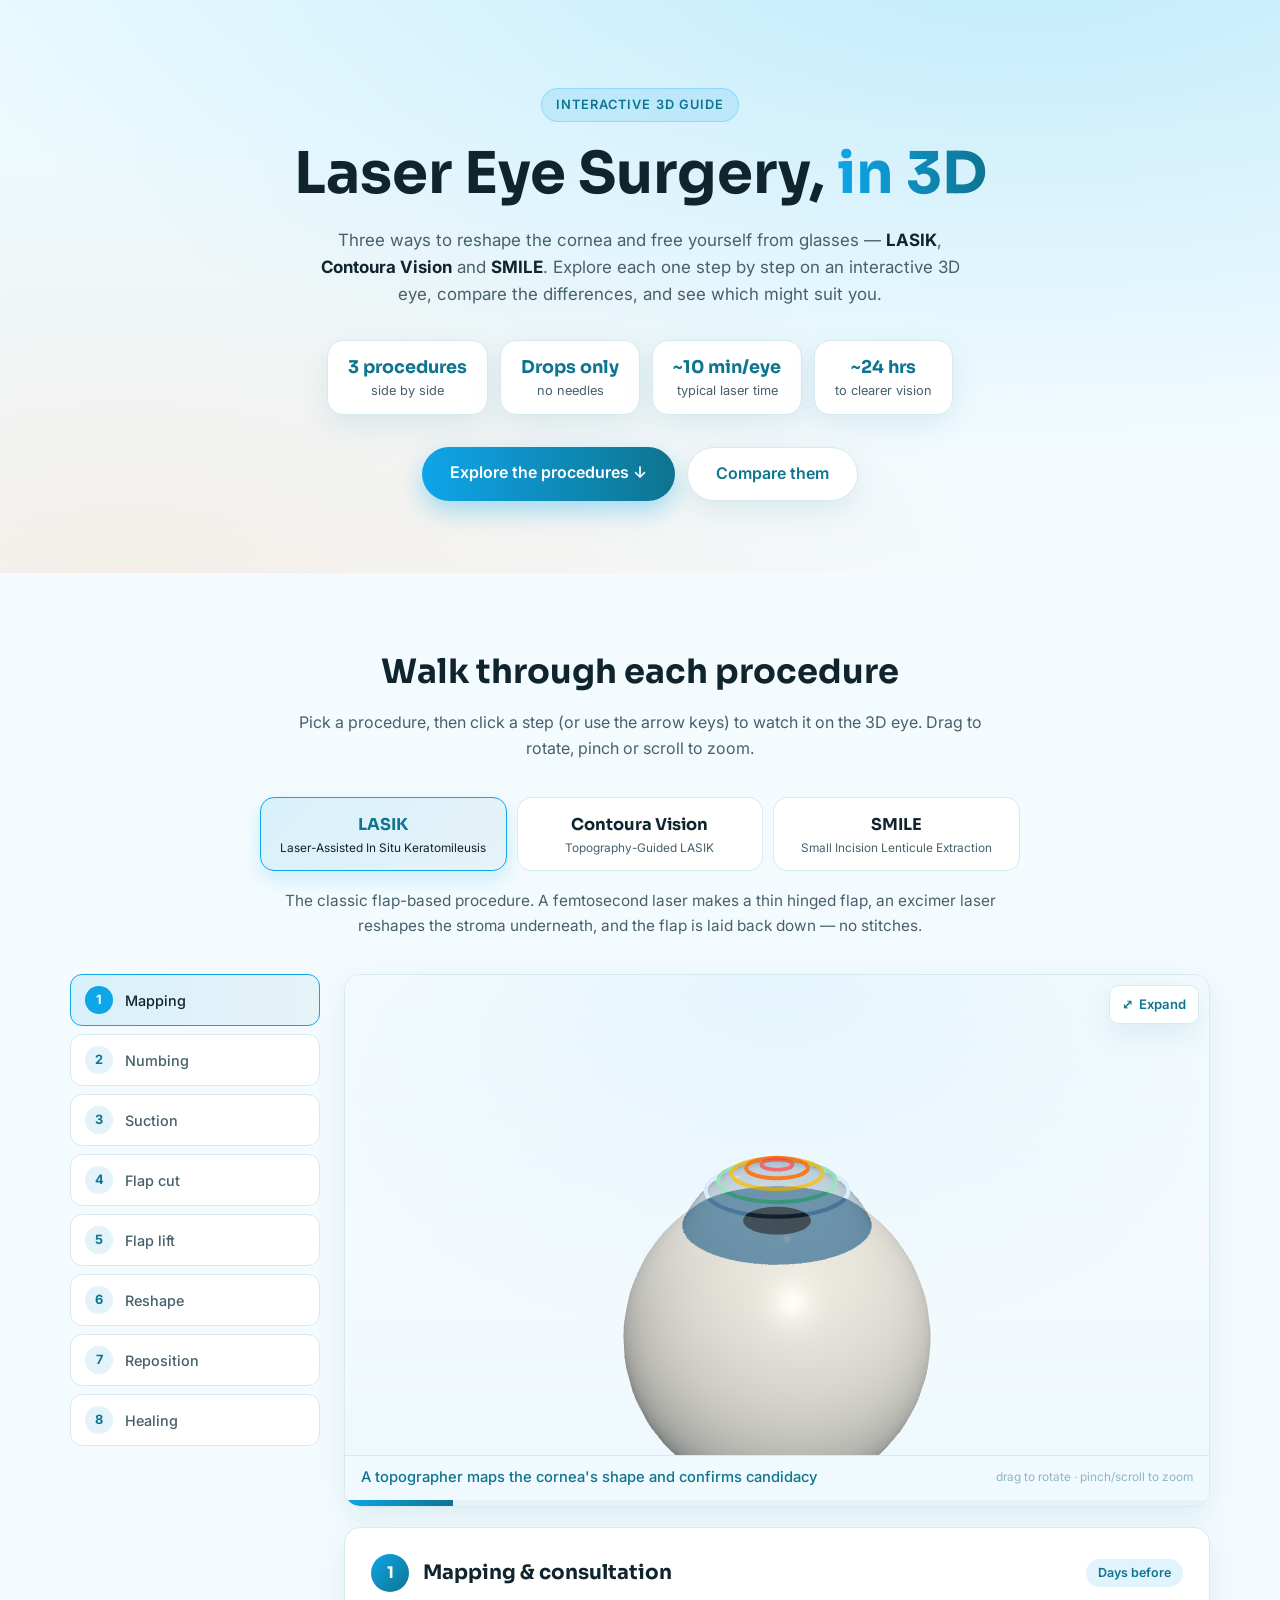
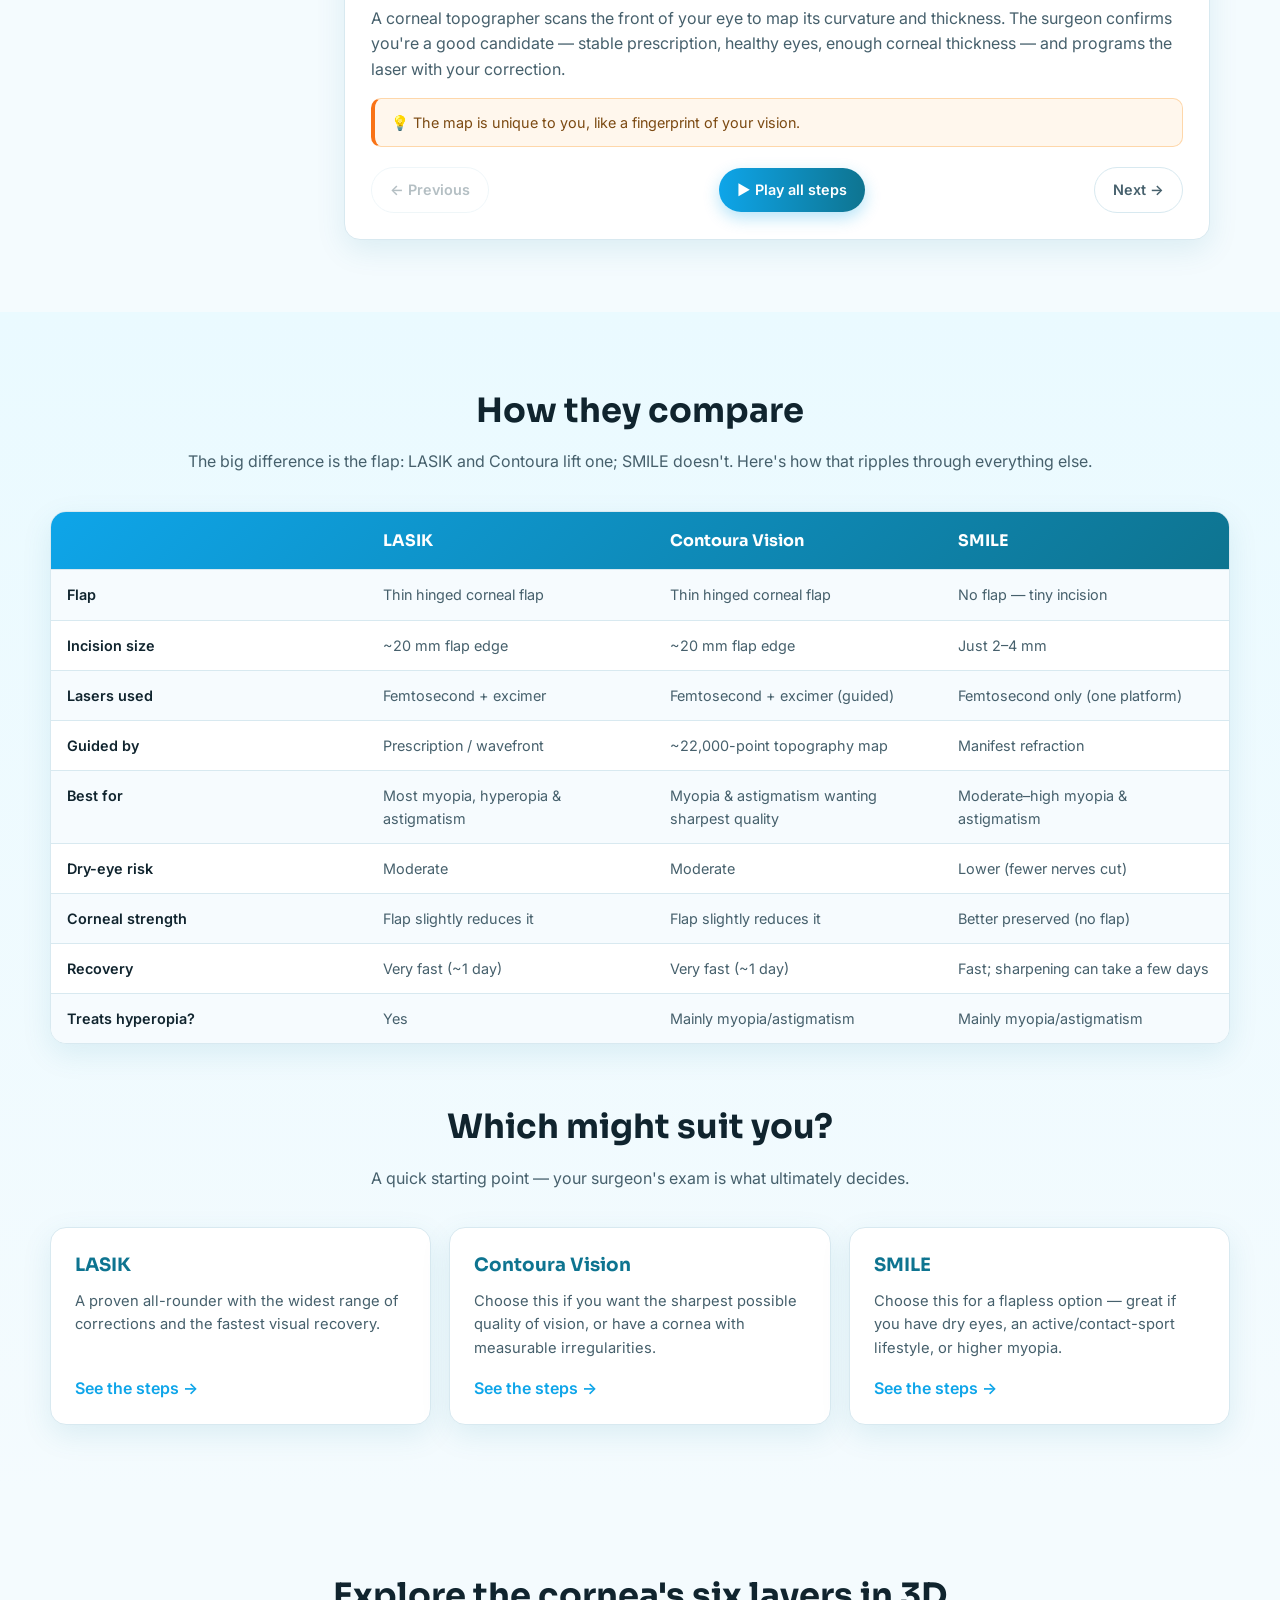
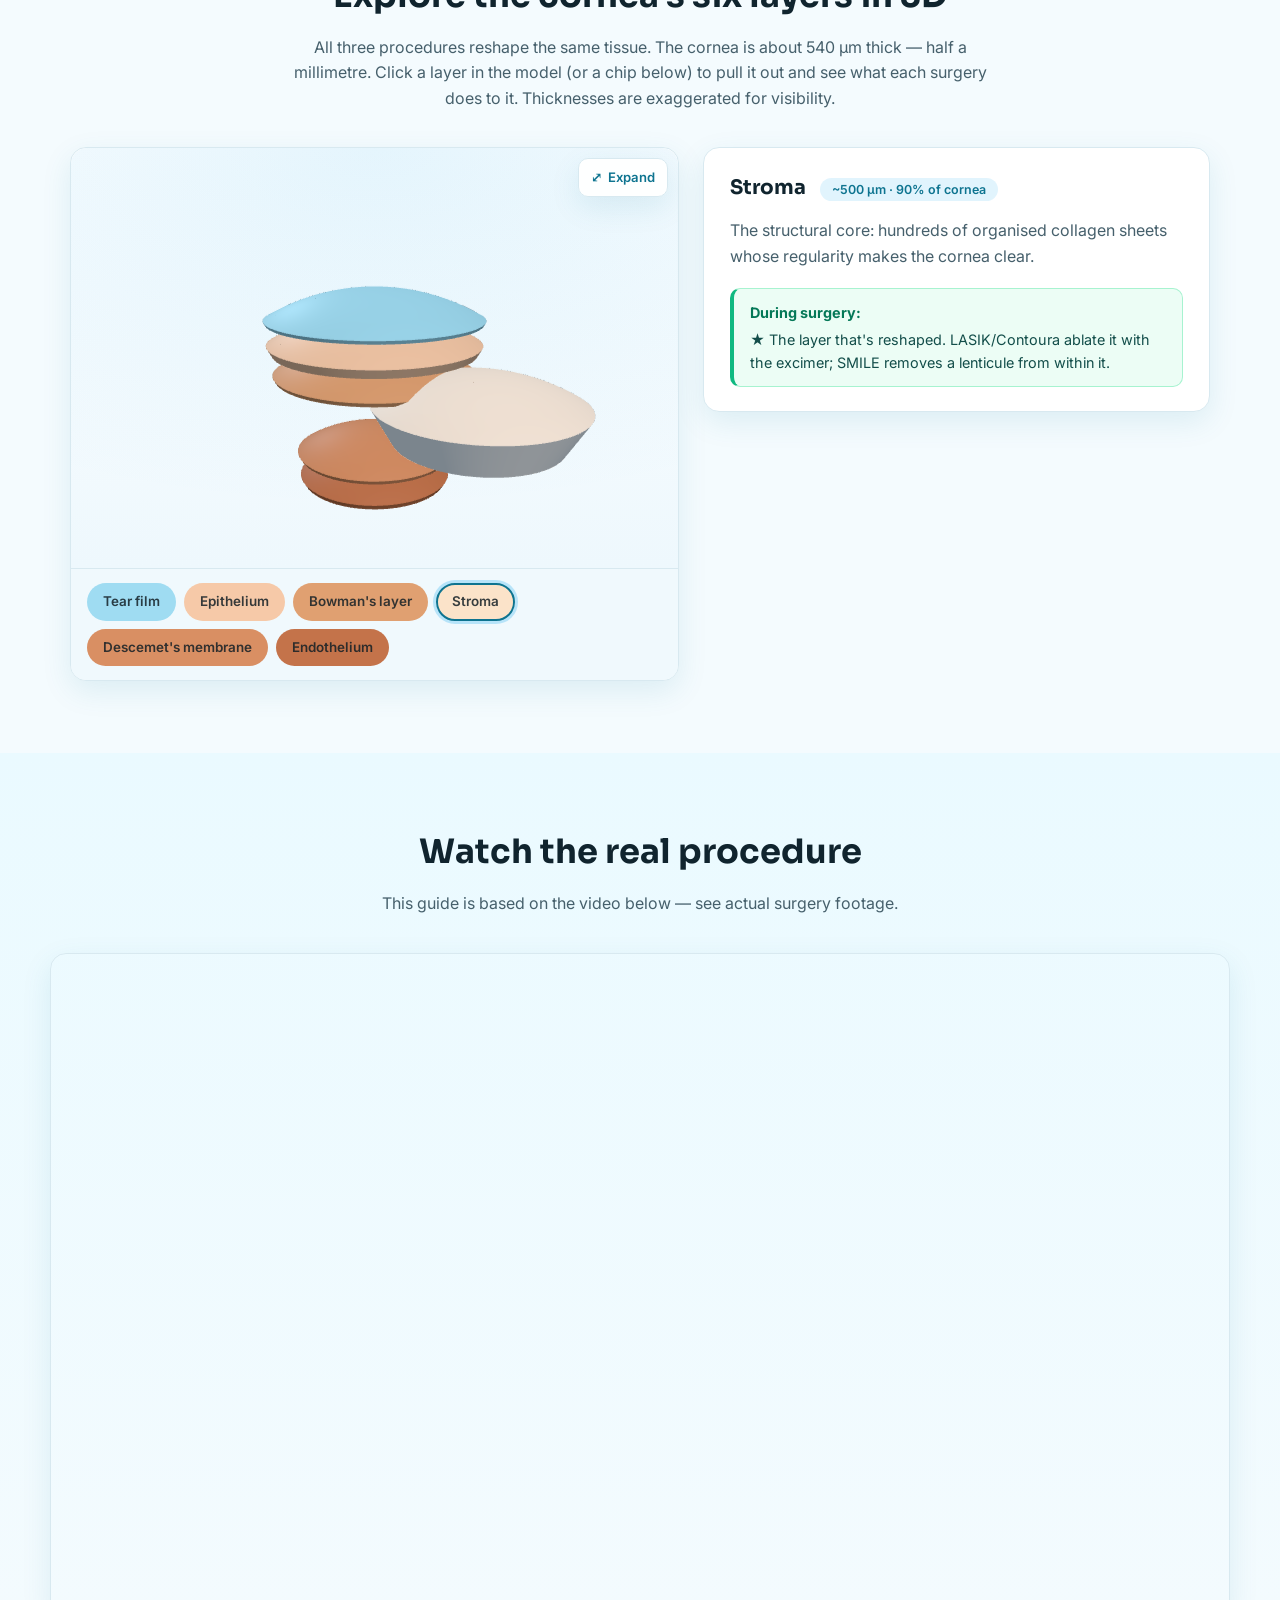
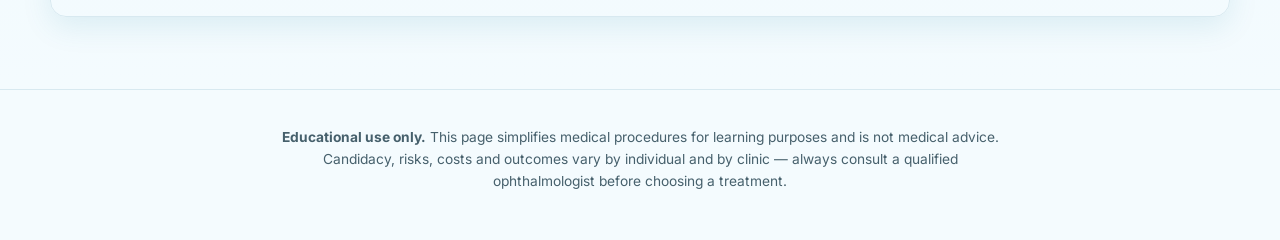
<file: index.html>
<!DOCTYPE html>
<html lang="en">
<head>
<meta charset="UTF-8">
<meta name="viewport" content="width=device-width, initial-scale=1.0">
<title>LASIK vs Contoura vs SMILE — An Interactive 3D Guide</title>
<meta name="description" content="Compare LASIK, Contoura Vision and SMILE laser eye surgery on interactive 3D eye models, step by step — and see which might suit you.">
<link rel="preconnect" href="https://fonts.googleapis.com">
<link rel="preconnect" href="https://fonts.gstatic.com" crossorigin>
<link href="https://fonts.googleapis.com/css2?family=Sora:wght@400;600;700&family=Inter:wght@400;500;600&display=swap" rel="stylesheet">
<link rel="stylesheet" href="styles.css">
<script type="importmap">
{
  "imports": {
    "three": "./vendor/three.module.js",
    "three/addons/controls/OrbitControls.js": "./vendor/OrbitControls.js"
  }
}
</script>
</head>
<body>

<header class="hero">
  <div class="hero-inner">
    <span class="hero-badge">Interactive 3D guide</span>
    <h1>Laser Eye Surgery, <span class="accent">in 3D</span></h1>
    <p class="hero-sub">
      Three ways to reshape the cornea and free yourself from glasses — <strong>LASIK</strong>,
      <strong>Contoura&nbsp;Vision</strong> and <strong>SMILE</strong>. Explore each one step by step
      on an interactive 3D eye, compare the differences, and see which might suit you.
    </p>
    <div class="hero-stats">
      <div class="stat"><strong>3 procedures</strong><span>side by side</span></div>
      <div class="stat"><strong>Drops only</strong><span>no needles</span></div>
      <div class="stat"><strong>~10 min/eye</strong><span>typical laser time</span></div>
      <div class="stat"><strong>~24 hrs</strong><span>to clearer vision</span></div>
    </div>
    <div class="hero-ctas">
      <a href="#procedure" class="hero-cta">Explore the procedures ↓</a>
      <a href="#compare" class="hero-cta ghost">Compare them</a>
    </div>
  </div>
</header>

<main>

<!-- ============ PROCEDURE WALKTHROUGH ============ -->
<section id="procedure" class="section">
  <h2 class="section-title">Walk through each procedure</h2>
  <p class="section-sub">Pick a procedure, then click a step (or use the arrow keys) to watch it on the 3D eye. Drag to rotate, pinch or scroll to zoom.</p>

  <div class="proc-tabs" id="procTabs" role="tablist" aria-label="Choose a procedure"></div>
  <p class="proc-blurb" id="procBlurb"></p>

  <div class="walkthrough">

    <nav class="steps-nav" aria-label="Procedure steps">
      <ol id="stepsList" class="steps-list"></ol>
    </nav>

    <div class="stage-wrap">
      <div class="stage-frame">
        <div id="stage3d" class="canvas3d stage3d" aria-label="3D eye model showing the current step">
          <p class="webgl-fallback" hidden>Your browser doesn't support WebGL, so the 3D model can't be shown. The step descriptions below still walk you through the whole procedure.</p>
        </div>
        <div class="stage-overlay">
          <span id="stageCaption" class="stage-caption"></span>
          <span class="stage-hint">drag to rotate · pinch/scroll to zoom</span>
        </div>
        <div class="stage-progress"><div id="progressBar"></div></div>
      </div>

      <article class="step-card" id="stepCard" aria-live="polite">
        <div class="step-card-head">
          <span class="step-num" id="cardNum">1</span>
          <h3 id="cardTitle"></h3>
          <span class="duration-chip" id="cardDuration"></span>
        </div>
        <p id="cardBody"></p>
        <div class="fact" id="cardFact"></div>
        <div class="step-controls">
          <button id="prevBtn" class="btn ghost">← Previous</button>
          <button id="playBtn" class="btn primary">▶ Play all steps</button>
          <button id="nextBtn" class="btn ghost">Next →</button>
        </div>
      </article>
    </div>
  </div>
</section>

<!-- ============ COMPARISON ============ -->
<section id="compare" class="section alt">
  <h2 class="section-title">How they compare</h2>
  <p class="section-sub">The big difference is the flap: LASIK and Contoura lift one; SMILE doesn't. Here's how that ripples through everything else.</p>

  <div class="compare-grid" id="compareGrid" role="table" aria-label="Comparison of LASIK, Contoura Vision and SMILE"></div>

  <h2 class="section-title choose-title">Which might suit you?</h2>
  <p class="section-sub">A quick starting point — your surgeon's exam is what ultimately decides.</p>
  <div class="choose-grid" id="chooseGrid"></div>
</section>

<!-- ============ LAYER EXPLORER ============ -->
<section id="layers" class="section">
  <h2 class="section-title">Explore the cornea's six layers in 3D</h2>
  <p class="section-sub">All three procedures reshape the same tissue. The cornea is about 540 µm thick — half a millimetre. Click a layer in the model (or a chip below) to pull it out and see what each surgery does to it. Thicknesses are exaggerated for visibility.</p>

  <div class="explorer">
    <div class="explorer-left">
      <div id="layers3d" class="canvas3d layers3d" aria-label="Exploded 3D view of the six corneal layers">
        <p class="webgl-fallback" hidden>Your browser doesn't support WebGL, so the 3D layers can't be shown. Use the buttons below to read about each layer.</p>
      </div>
      <div class="layer-chips" id="layerChips" role="tablist" aria-label="Corneal layers"></div>
    </div>
    <aside class="layer-card" id="layerCard" aria-live="polite">
      <h3 id="layerName"></h3>
      <span class="thickness-chip" id="layerThickness"></span>
      <p id="layerDesc"></p>
      <div class="lasik-note">
        <strong>During surgery:</strong>
        <p id="layerLasik"></p>
      </div>
    </aside>
  </div>
</section>

<!-- ============ VIDEO ============ -->
<section id="video" class="section alt">
  <h2 class="section-title">Watch the real procedure</h2>
  <p class="section-sub">This guide is based on the video below — see actual surgery footage.</p>
  <div class="video-frame">
    <iframe src="https://www.youtube.com/embed/YzZre0OcLXQ"
            title="Laser eye surgery video"
            allow="accelerometer; autoplay; clipboard-write; encrypted-media; gyroscope; picture-in-picture"
            allowfullscreen loading="lazy"></iframe>
  </div>
</section>

</main>

<footer class="footer">
  <p><strong>Educational use only.</strong> This page simplifies medical procedures for learning purposes and is not medical advice.
     Candidacy, risks, costs and outcomes vary by individual and by clinic — always consult a qualified ophthalmologist before choosing a treatment.</p>
</footer>

<script type="module" src="main.js"></script>
</body>
</html>
</file>
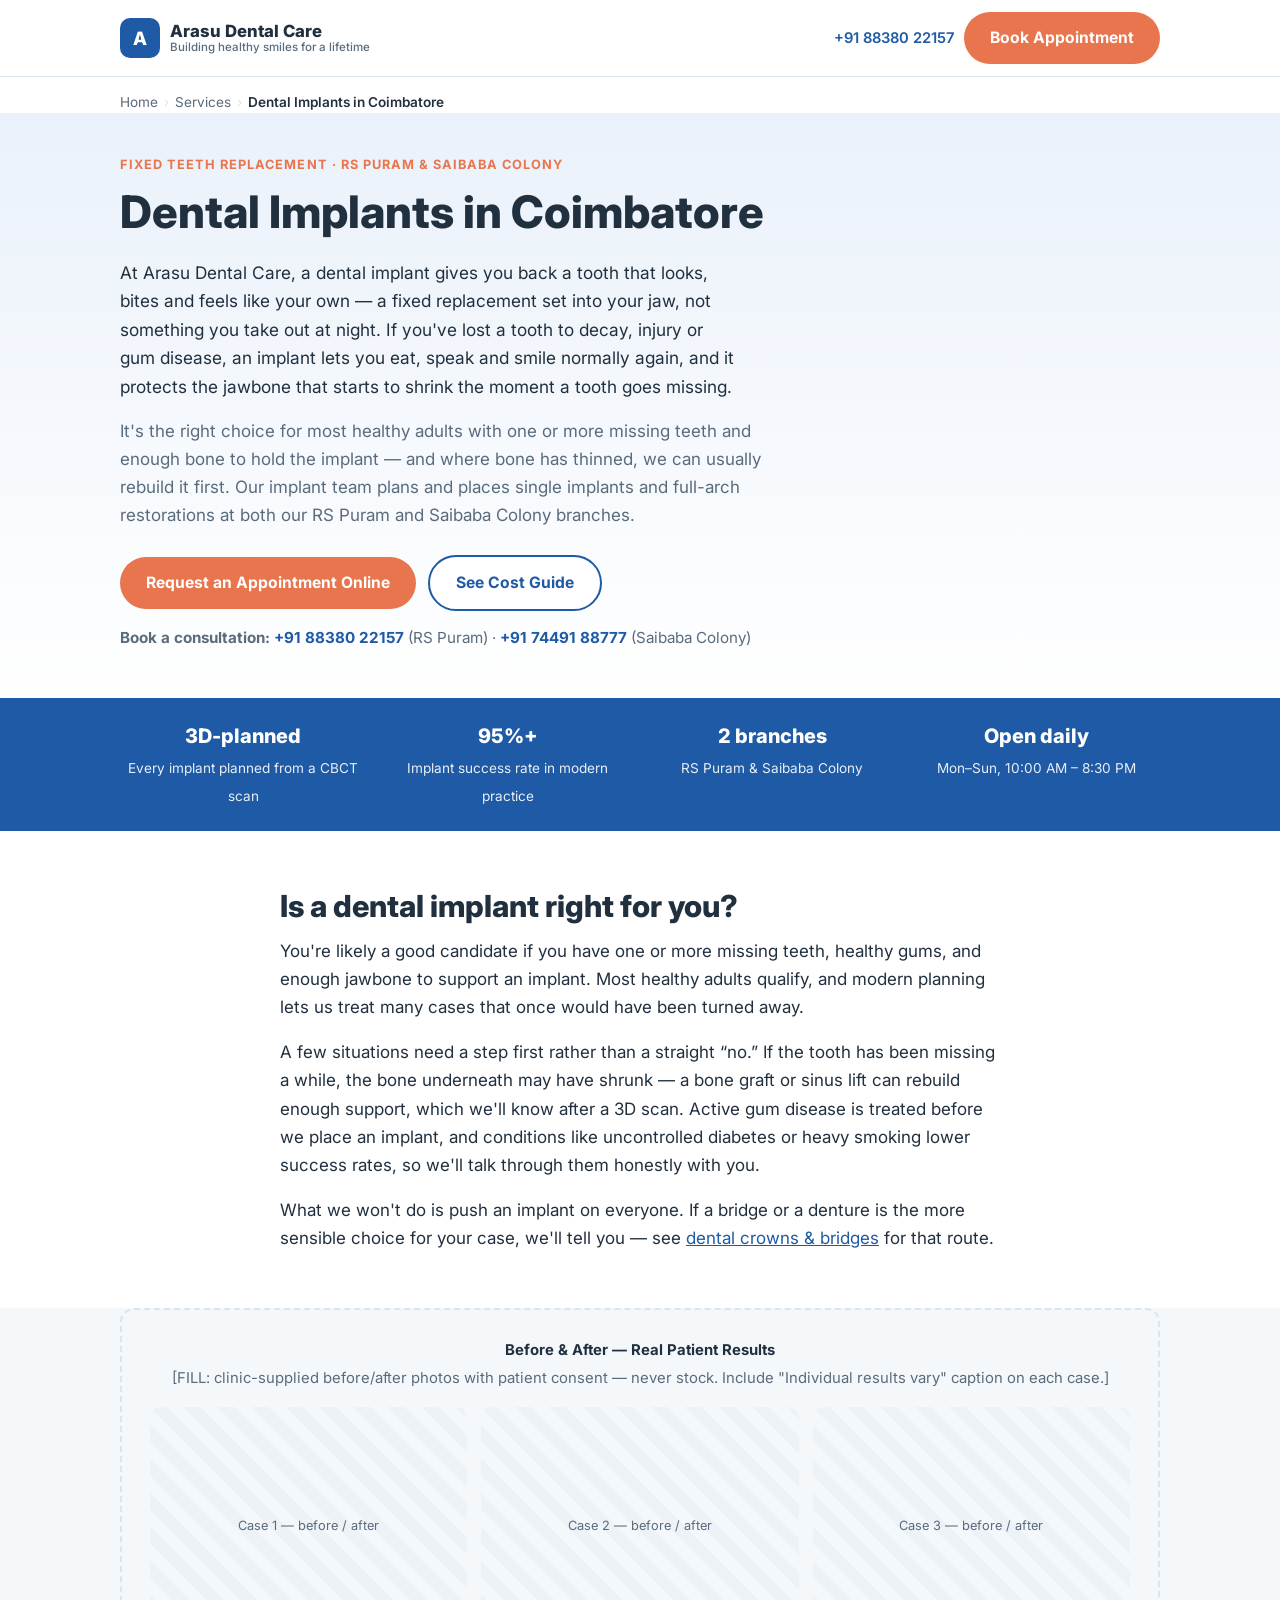
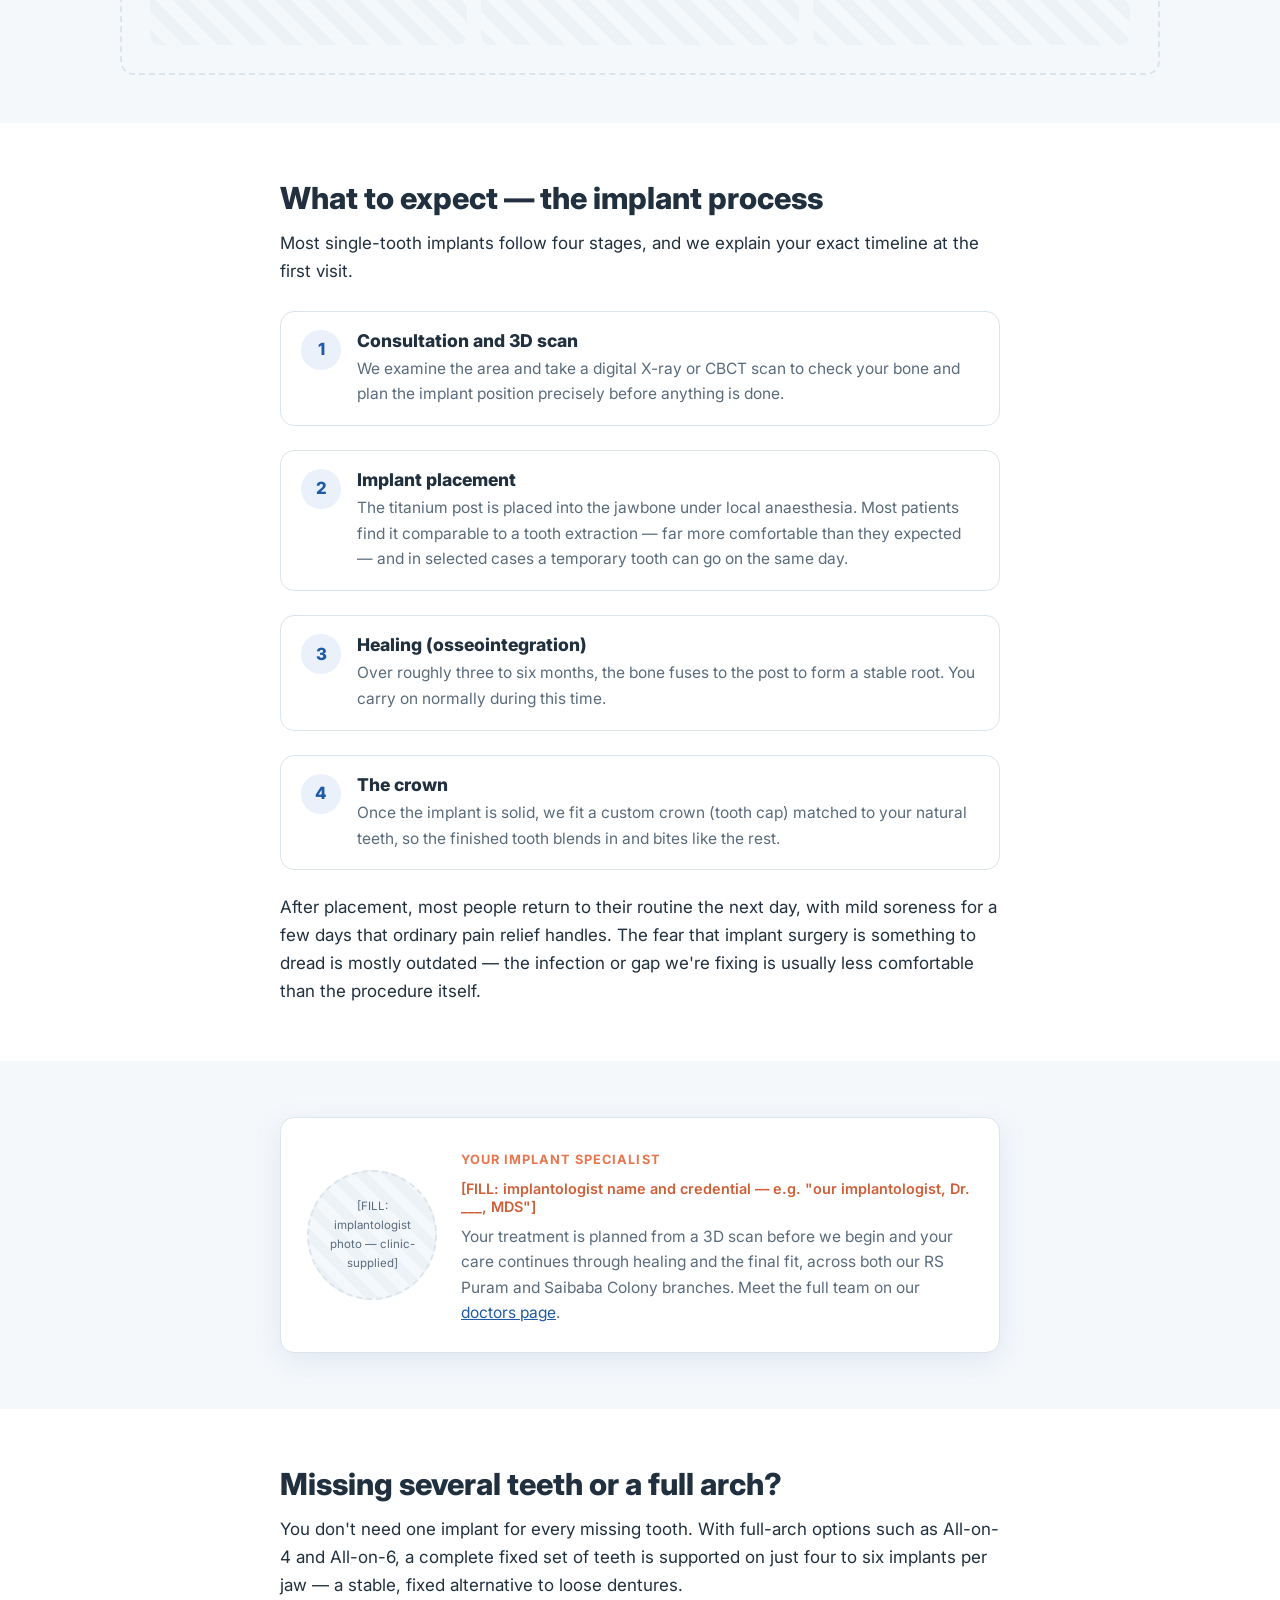
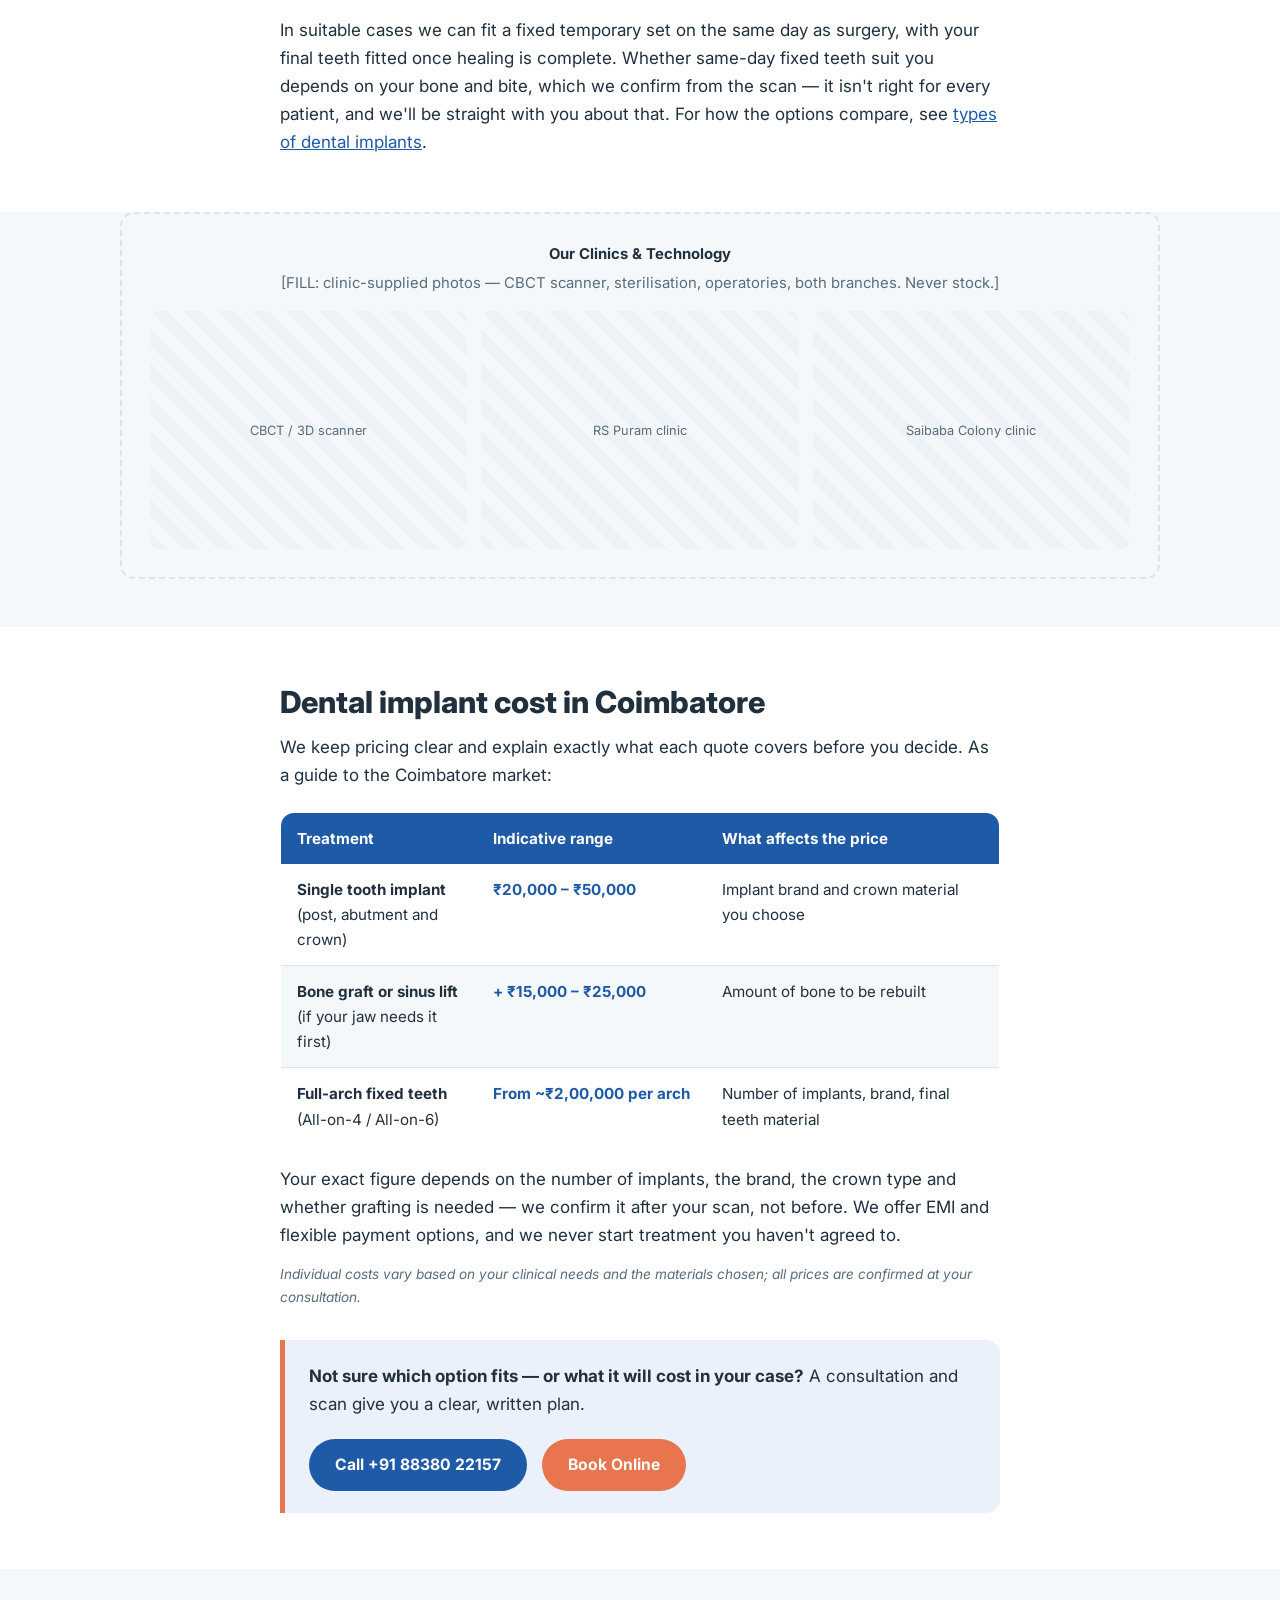
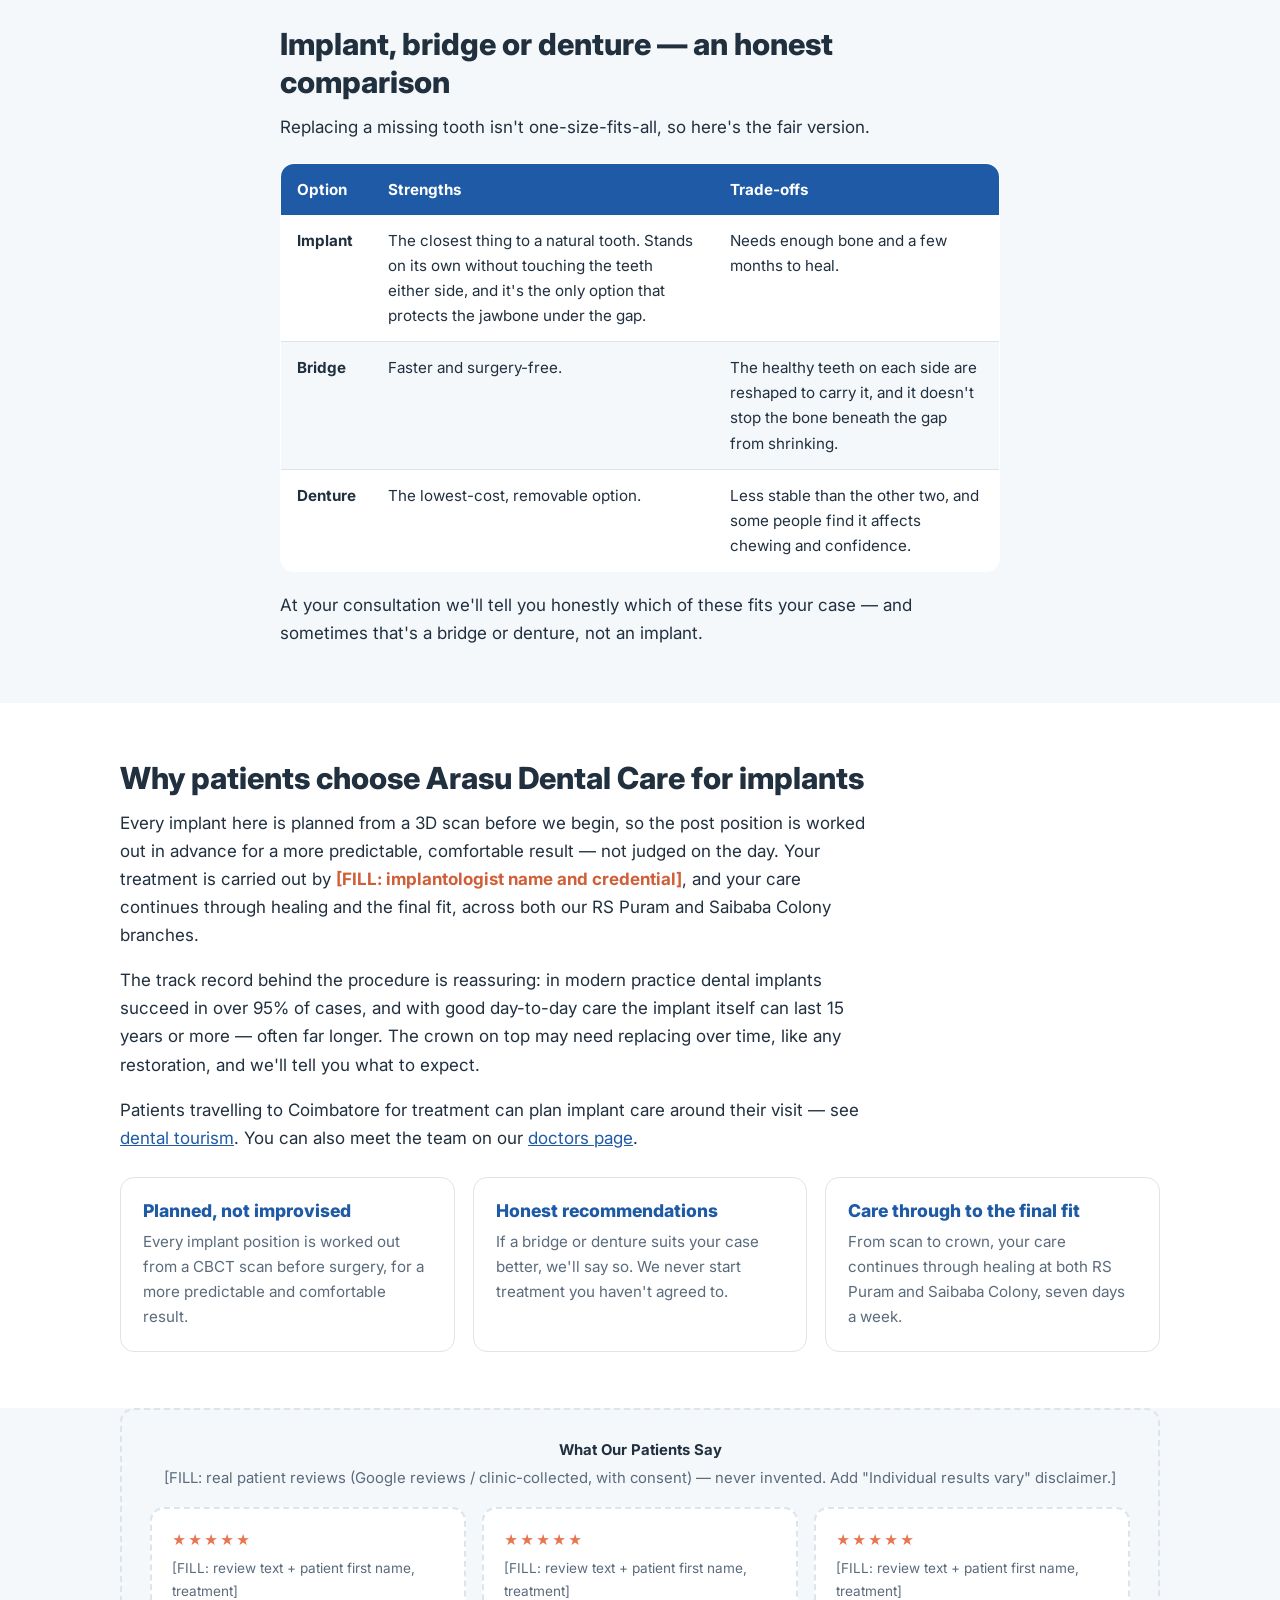
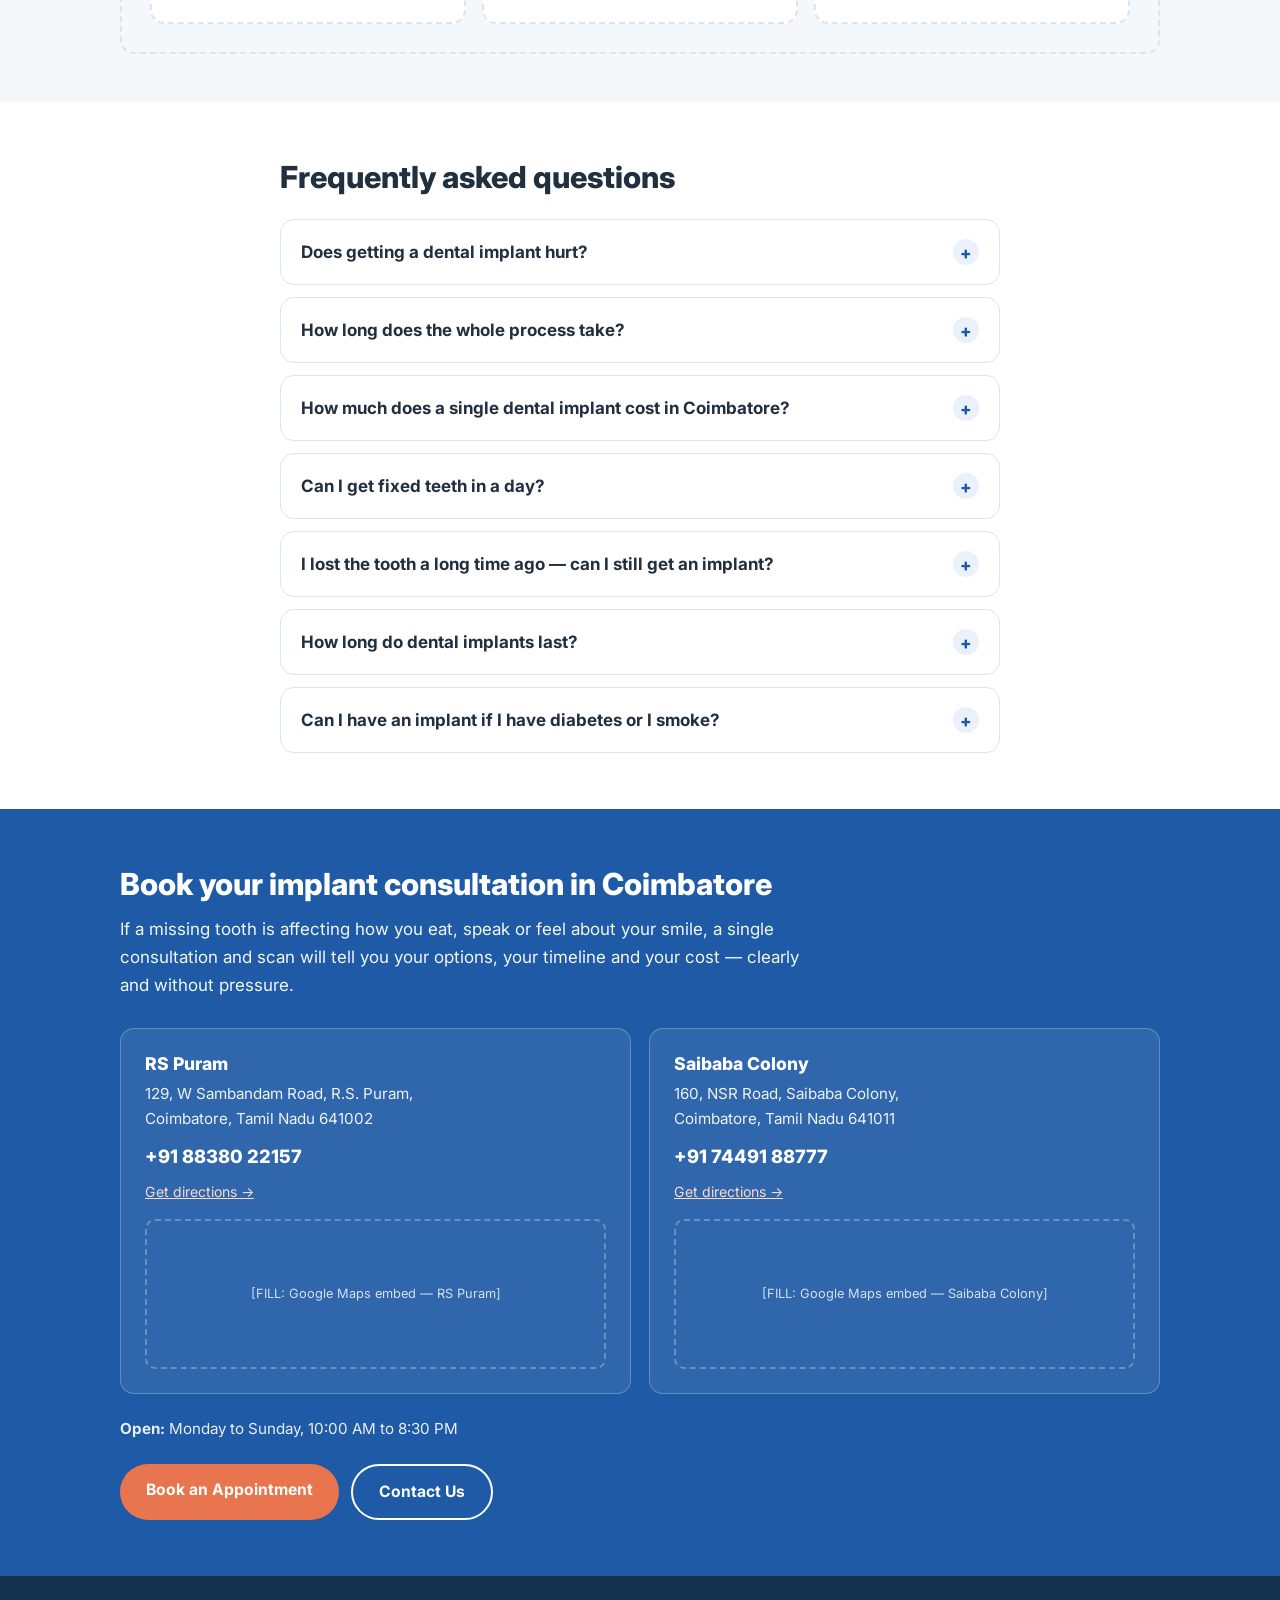
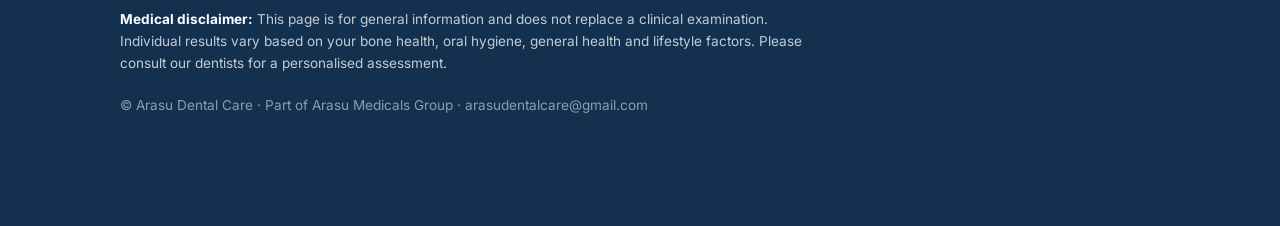
<file: dental-service-page/index.html>
<!DOCTYPE html>
<html lang="en-IN">
<head>
<meta charset="UTF-8">
<meta name="viewport" content="width=device-width, initial-scale=1.0">
<!--
  ARASU DENTAL CARE — SERVICE PAGE
  URL (keep, already live & ranking): /dental-implants-coimbatore/
  Primary keyword: dental implant in Coimbatore

  PRE-PUBLISH VERIFICATION — do not publish until cleared:
  1. COST: figures are indicative Coimbatore market ranges. Verify against Arasu's actual fee schedule.
  2. IMPLANTOLOGIST: replace the [FILL] block in the doctor module with the real specialist's name/credential.
  3. INTERNAL LINKS: confirm each URL is live — /appointment/, /contact-us/, /doctors/, /dental-tourism/,
     /dental-indirect-restoration/, /types-of-dental-implants/.
  4. BRIDGE LINK: confirm /dental-indirect-restoration/ covers bridges; swap anchor if a standalone Bridges page goes live.
  5. ASSET MODULES: before/after gallery, doctor photo, clinic gallery and testimonials need real
     clinic-supplied assets — never finalize on stock.
-->
<title>Dental Implants in Coimbatore | Arasu Dental Care</title>
<meta name="description" content="Replace a missing tooth with a fixed dental implant at Arasu Dental Care, Coimbatore. Single & full-arch options at RS Puram & Saibaba Colony.">
<link rel="canonical" href="https://arasudentalcare.com/dental-implants-coimbatore/">
<link rel="preconnect" href="https://fonts.googleapis.com">
<link rel="preconnect" href="https://fonts.gstatic.com" crossorigin>
<link href="https://fonts.googleapis.com/css2?family=Inter:wght@400;500;600;700;800&display=swap" rel="stylesheet">

<script type="application/ld+json">
{
  "@context": "https://schema.org",
  "@graph": [
    {
      "@type": "MedicalWebPage",
      "@id": "https://arasudentalcare.com/dental-implants-coimbatore/#webpage",
      "url": "https://arasudentalcare.com/dental-implants-coimbatore/",
      "name": "Dental Implants in Coimbatore | Arasu Dental Care",
      "description": "Replace a missing tooth with a fixed dental implant at Arasu Dental Care, Coimbatore. Single & full-arch options at RS Puram & Saibaba Colony.",
      "about": { "@id": "https://arasudentalcare.com/dental-implants-coimbatore/#procedure" }
    },
    {
      "@type": "MedicalProcedure",
      "@id": "https://arasudentalcare.com/dental-implants-coimbatore/#procedure",
      "name": "Dental Implants",
      "procedureType": "https://schema.org/SurgicalProcedure",
      "bodyLocation": "Jaw",
      "description": "Fixed replacement of missing teeth using titanium implants placed into the jawbone, restored with custom crowns. Single-tooth and full-arch (All-on-4 / All-on-6) options.",
      "howPerformed": "Consultation and 3D scan, implant placement under local anaesthesia, healing (osseointegration) over three to six months, then fitting of a custom crown.",
      "provider": [
        { "@id": "https://arasudentalcare.com/#rspuram" },
        { "@id": "https://arasudentalcare.com/#saibabacolony" }
      ]
    },
    {
      "@type": "Dentist",
      "@id": "https://arasudentalcare.com/#rspuram",
      "name": "Arasu Dental Care — RS Puram",
      "telephone": "+918838022157",
      "email": "arasudentalcare@gmail.com",
      "address": {
        "@type": "PostalAddress",
        "streetAddress": "129, W Sambandam Road, R.S. Puram",
        "addressLocality": "Coimbatore",
        "addressRegion": "Tamil Nadu",
        "postalCode": "641002",
        "addressCountry": "IN"
      },
      "openingHours": "Mo-Su 10:00-20:30"
    },
    {
      "@type": "Dentist",
      "@id": "https://arasudentalcare.com/#saibabacolony",
      "name": "Arasu Dental Care — Saibaba Colony",
      "telephone": "+917449188777",
      "email": "arasudentalcare@gmail.com",
      "address": {
        "@type": "PostalAddress",
        "streetAddress": "160, NSR Road, Saibaba Colony",
        "addressLocality": "Coimbatore",
        "addressRegion": "Tamil Nadu",
        "postalCode": "641011",
        "addressCountry": "IN"
      },
      "openingHours": "Mo-Su 10:00-20:30"
    },
    {
      "@type": "BreadcrumbList",
      "itemListElement": [
        { "@type": "ListItem", "position": 1, "name": "Home", "item": "https://arasudentalcare.com/" },
        { "@type": "ListItem", "position": 2, "name": "Services", "item": "https://arasudentalcare.com/services/" },
        { "@type": "ListItem", "position": 3, "name": "Dental Implants in Coimbatore" }
      ]
    },
    {
      "@type": "FAQPage",
      "mainEntity": [
        {
          "@type": "Question",
          "name": "Does getting a dental implant hurt?",
          "acceptedAnswer": { "@type": "Answer", "text": "The placement is done under local anaesthesia, so you won't feel pain during it — most patients compare it to having a tooth removed. Afterwards there's usually mild soreness for a few days that ordinary pain relief manages." }
        },
        {
          "@type": "Question",
          "name": "How long does the whole process take?",
          "acceptedAnswer": { "@type": "Answer", "text": "For a single implant, usually three to six months from placement to the final crown, because the bone needs time to fuse to the post. We give you your specific timeline after the scan." }
        },
        {
          "@type": "Question",
          "name": "How much does a single dental implant cost in Coimbatore?",
          "acceptedAnswer": { "@type": "Answer", "text": "As a guide, a single tooth implant typically ranges from about ₹20,000 to ₹50,000 depending on the implant brand and crown, with extra if bone grafting is needed. Your exact cost is confirmed at your consultation." }
        },
        {
          "@type": "Question",
          "name": "Can I get fixed teeth in a day?",
          "acceptedAnswer": { "@type": "Answer", "text": "In suitable cases, yes — full-arch options like All-on-4 can carry a fixed temporary set on the same day as surgery, with the final teeth fitted after healing. Whether you're a same-day candidate depends on your bone and bite." }
        },
        {
          "@type": "Question",
          "name": "I lost the tooth a long time ago — can I still get an implant?",
          "acceptedAnswer": { "@type": "Answer", "text": "Often, yes. The bone may have shrunk in the gap, but a bone graft or sinus lift can usually rebuild enough support. A 3D scan tells us exactly what's needed." }
        },
        {
          "@type": "Question",
          "name": "How long do dental implants last?",
          "acceptedAnswer": { "@type": "Answer", "text": "With good oral hygiene and regular check-ups, the implant post can last 15 years or more, frequently a lifetime. The crown attached to it may need replacing over the years, as any restoration can." }
        },
        {
          "@type": "Question",
          "name": "Can I have an implant if I have diabetes or I smoke?",
          "acceptedAnswer": { "@type": "Answer", "text": "It's often still possible, but both can affect healing and success, so we assess your situation individually and are honest about the risks before recommending treatment." }
        }
      ]
    }
  ]
}
</script>

<style>
:root {
  --blue: #1E5AA5;
  --blue-dark: #16457C;
  --blue-tint: #EAF1FA;
  --orange: #E8754E;
  --orange-dark: #D05F38;
  --ink: #21303F;
  --muted: #5A6B7C;
  --line: #DCE4EC;
  --bg: #FFFFFF;
  --bg-soft: #F5F8FB;
  --radius: 14px;
  --shadow: 0 8px 28px rgba(30, 90, 165, 0.10);
  --maxw: 1080px;
}

* { margin: 0; padding: 0; box-sizing: border-box; }

html { scroll-behavior: smooth; }

body {
  font-family: "Inter", -apple-system, BlinkMacSystemFont, "Segoe UI", Roboto, sans-serif;
  color: var(--ink);
  background: var(--bg);
  line-height: 1.65;
  font-size: 17px;
  /* room for the sticky mobile bar */
  padding-bottom: 0;
}

img { max-width: 100%; display: block; }

.wrap { max-width: var(--maxw); margin: 0 auto; padding: 0 20px; }

a { color: var(--blue); }
a:hover { color: var(--blue-dark); }

h1, h2, h3 { line-height: 1.25; font-weight: 800; color: var(--ink); }
h1 { font-size: clamp(1.9rem, 4.5vw, 2.8rem); }
h2 { font-size: clamp(1.4rem, 3vw, 1.9rem); margin-bottom: 0.75rem; }
h3 { font-size: 1.1rem; }

section { padding: 56px 0; }
section p + p { margin-top: 1em; }

.eyebrow {
  display: inline-block;
  font-size: 0.8rem;
  font-weight: 700;
  letter-spacing: 0.08em;
  text-transform: uppercase;
  color: var(--orange);
  margin-bottom: 0.6rem;
}

/* ---------- Header ---------- */
.site-header {
  background: #fff;
  border-bottom: 1px solid var(--line);
  position: sticky;
  top: 0;
  z-index: 50;
}
.site-header .wrap {
  display: flex;
  align-items: center;
  justify-content: space-between;
  gap: 16px;
  padding-top: 12px;
  padding-bottom: 12px;
}
.brand { display: flex; align-items: center; gap: 10px; text-decoration: none; }
.brand-mark {
  width: 40px; height: 40px; border-radius: 10px;
  background: var(--blue);
  color: #fff; font-weight: 800; font-size: 1.15rem;
  display: grid; place-items: center;
}
.brand-name { font-weight: 800; color: var(--ink); font-size: 1.05rem; line-height: 1.15; }
.brand-tag { font-size: 0.72rem; color: var(--muted); display: block; font-weight: 500; }
.header-cta { display: flex; align-items: center; gap: 10px; }
.header-phone { font-weight: 600; font-size: 0.92rem; text-decoration: none; white-space: nowrap; }

/* ---------- Buttons ---------- */
.btn {
  display: inline-block;
  padding: 13px 26px;
  border-radius: 999px;
  font-weight: 700;
  font-size: 0.98rem;
  text-decoration: none;
  text-align: center;
  transition: background 0.15s ease, transform 0.15s ease;
}
.btn:active { transform: scale(0.98); }
.btn-orange { background: var(--orange); color: #fff; }
.btn-orange:hover { background: var(--orange-dark); color: #fff; }
.btn-blue { background: var(--blue); color: #fff; }
.btn-blue:hover { background: var(--blue-dark); color: #fff; }
.btn-ghost { background: #fff; color: var(--blue); border: 2px solid var(--blue); }
.btn-ghost:hover { background: var(--blue-tint); }

/* ---------- Breadcrumb ---------- */
.breadcrumb {
  font-size: 0.85rem;
  color: var(--muted);
  padding: 14px 0 0;
}
.breadcrumb ol { list-style: none; display: flex; flex-wrap: wrap; gap: 6px; }
.breadcrumb li + li::before { content: "›"; margin-right: 6px; color: var(--line); }
.breadcrumb a { color: var(--muted); text-decoration: none; }
.breadcrumb a:hover { color: var(--blue); }
.breadcrumb [aria-current] { color: var(--ink); font-weight: 600; }

/* ---------- Hero ---------- */
.hero { padding: 36px 0 48px; background: linear-gradient(180deg, var(--blue-tint) 0%, #fff 100%); }
.hero .lead { font-size: 1.08rem; color: var(--ink); margin-top: 1.1rem; max-width: 56ch; }
.hero .sub { color: var(--muted); margin-top: 1rem; max-width: 60ch; }
.hero-ctas { display: flex; flex-wrap: wrap; gap: 12px; margin-top: 1.6rem; align-items: center; }
.hero-phones { margin-top: 0.9rem; font-size: 0.95rem; color: var(--muted); }
.hero-phones a { font-weight: 700; text-decoration: none; white-space: nowrap; }

/* ---------- Credibility strip ---------- */
.cred-strip { background: var(--blue); color: #fff; padding: 22px 0; }
.cred-strip .wrap {
  display: grid;
  grid-template-columns: repeat(4, 1fr);
  gap: 18px;
  text-align: center;
}
.cred-item strong { display: block; font-size: 1.25rem; font-weight: 800; }
.cred-item span { font-size: 0.85rem; opacity: 0.9; }

/* ---------- Content ---------- */
.section-soft { background: var(--bg-soft); }
.content-narrow { max-width: 760px; }
.content-narrow ul, .content-narrow ol { margin: 1em 0 0 1.3em; }
.content-narrow li + li { margin-top: 0.5em; }

/* Process steps */
.steps { list-style: none; margin: 1.6rem 0 0 !important; display: grid; gap: 16px; }
.step {
  display: flex; gap: 16px; align-items: flex-start;
  background: #fff; border: 1px solid var(--line); border-radius: var(--radius);
  padding: 18px 20px;
}
.step-num {
  flex: 0 0 40px; width: 40px; height: 40px; border-radius: 50%;
  background: var(--blue-tint); color: var(--blue);
  font-weight: 800; display: grid; place-items: center; font-size: 1.05rem;
}
.step h3 { margin-bottom: 0.25rem; }
.step p { font-size: 0.97rem; color: var(--muted); }

/* ---------- Asset placeholder modules ---------- */
.asset-module {
  border: 2px dashed var(--line);
  border-radius: var(--radius);
  background: var(--bg-soft);
  padding: 28px;
  text-align: center;
  color: var(--muted);
  font-size: 0.93rem;
}
.asset-module strong { color: var(--ink); display: block; margin-bottom: 4px; }
.asset-grid { display: grid; grid-template-columns: repeat(3, 1fr); gap: 14px; margin-top: 16px; }
.asset-slot {
  aspect-ratio: 4 / 3;
  background: repeating-linear-gradient(45deg, #EDF2F7, #EDF2F7 12px, #F5F8FB 12px, #F5F8FB 24px);
  border-radius: 10px;
  display: grid; place-items: center;
  font-size: 0.8rem;
}

/* Doctor module */
.doctor-card {
  display: flex; gap: 24px; align-items: center;
  background: #fff; border: 1px solid var(--line);
  border-radius: var(--radius); box-shadow: var(--shadow);
  padding: 26px;
}
.doctor-photo {
  flex: 0 0 130px; width: 130px; height: 130px; border-radius: 50%;
  background: repeating-linear-gradient(45deg, #EDF2F7, #EDF2F7 10px, #F5F8FB 10px, #F5F8FB 20px);
  border: 2px dashed var(--line);
  display: grid; place-items: center;
  color: var(--muted); font-size: 0.72rem; text-align: center; padding: 8px;
}
.doctor-card .fill-note { color: var(--orange-dark); font-weight: 600; font-size: 0.9rem; }

/* ---------- Tables ---------- */
.table-scroll { overflow-x: auto; margin-top: 1.4rem; }
table.data {
  width: 100%; border-collapse: collapse; background: #fff;
  border: 1px solid var(--line); border-radius: var(--radius);
  overflow: hidden; font-size: 0.95rem; min-width: 540px;
}
table.data th, table.data td { padding: 13px 16px; text-align: left; vertical-align: top; }
table.data thead th { background: var(--blue); color: #fff; font-weight: 700; }
table.data tbody tr + tr { border-top: 1px solid var(--line); }
table.data tbody tr:nth-child(even) { background: var(--bg-soft); }
.price { font-weight: 700; color: var(--blue); white-space: nowrap; }
.fineprint { font-size: 0.85rem; color: var(--muted); font-style: italic; margin-top: 0.9rem; }

/* ---------- Mid CTA ---------- */
.mid-cta {
  margin-top: 2rem;
  background: var(--blue-tint);
  border-left: 5px solid var(--orange);
  border-radius: 0 var(--radius) var(--radius) 0;
  padding: 22px 24px;
}
.mid-cta p { margin-bottom: 0.9rem; }
.mid-cta .btn { margin-right: 10px; margin-top: 6px; }

/* ---------- Why Arasu ---------- */
.why-grid { display: grid; grid-template-columns: repeat(3, 1fr); gap: 18px; margin-top: 1.6rem; }
.why-card {
  background: #fff; border: 1px solid var(--line); border-radius: var(--radius);
  padding: 22px;
}
.why-card h3 { color: var(--blue); margin-bottom: 0.4rem; }
.why-card p { font-size: 0.95rem; color: var(--muted); }

/* ---------- Testimonials ---------- */
.testimonial-grid { display: grid; grid-template-columns: repeat(3, 1fr); gap: 16px; margin-top: 16px; }
.testimonial-slot {
  background: #fff; border: 2px dashed var(--line); border-radius: var(--radius);
  padding: 20px; font-size: 0.85rem; color: var(--muted); text-align: left;
}
.testimonial-slot .stars { color: var(--orange); letter-spacing: 2px; margin-bottom: 6px; }

/* ---------- FAQ ---------- */
.faq-list { margin-top: 1.4rem; display: grid; gap: 12px; }
details.faq {
  background: #fff; border: 1px solid var(--line); border-radius: var(--radius);
  padding: 0; overflow: hidden;
}
details.faq summary {
  list-style: none; cursor: pointer;
  padding: 18px 52px 18px 20px;
  font-weight: 700; position: relative;
}
details.faq summary::-webkit-details-marker { display: none; }
details.faq summary::after {
  content: "+";
  position: absolute; right: 20px; top: 50%; transform: translateY(-50%);
  width: 26px; height: 26px; border-radius: 50%;
  background: var(--blue-tint); color: var(--blue);
  display: grid; place-items: center; font-weight: 800;
}
details.faq[open] summary::after { content: "–"; background: var(--blue); color: #fff; }
details.faq .answer { padding: 0 20px 18px; color: var(--muted); }

/* ---------- Closing CTA / branches ---------- */
.closing { background: var(--blue); color: #fff; }
.closing h2, .closing h3 { color: #fff; }
.closing .intro { max-width: 64ch; opacity: 0.95; }
.branch-grid { display: grid; grid-template-columns: 1fr 1fr; gap: 18px; margin-top: 1.8rem; }
.branch-card {
  background: rgba(255, 255, 255, 0.08);
  border: 1px solid rgba(255, 255, 255, 0.25);
  border-radius: var(--radius);
  padding: 24px;
}
.branch-card h3 { margin-bottom: 0.4rem; }
.branch-card p { font-size: 0.95rem; opacity: 0.92; }
.branch-card .phone {
  display: inline-block; margin-top: 10px;
  color: #fff; font-weight: 800; font-size: 1.15rem; text-decoration: none;
}
.branch-card .map-link {
  display: inline-block; margin-top: 8px; font-size: 0.88rem;
  color: #FFD9C9; text-decoration: underline;
}
.branch-map {
  margin-top: 14px; height: 150px; border-radius: 10px;
  border: 2px dashed rgba(255, 255, 255, 0.35);
  display: grid; place-items: center;
  font-size: 0.8rem; opacity: 0.8;
}
.closing .hours { margin-top: 1.4rem; font-size: 0.95rem; opacity: 0.9; }
.closing-ctas { display: flex; flex-wrap: wrap; gap: 12px; margin-top: 1.4rem; }
.closing .btn-ghost { background: transparent; color: #fff; border-color: #fff; }
.closing .btn-ghost:hover { background: rgba(255, 255, 255, 0.12); }

/* ---------- Footer ---------- */
.site-footer { background: #14304F; color: rgba(255, 255, 255, 0.75); padding: 32px 0 110px; font-size: 0.85rem; }
.site-footer .disclaimer { max-width: 76ch; }
.site-footer strong { color: #fff; }
.site-footer .copy { margin-top: 1.2rem; opacity: 0.7; }

/* ---------- Sticky mobile call/book bar ---------- */
.sticky-bar {
  position: fixed; left: 0; right: 0; bottom: 0; z-index: 60;
  display: none;
  background: #fff;
  border-top: 1px solid var(--line);
  box-shadow: 0 -6px 20px rgba(33, 48, 63, 0.12);
  padding: 10px 12px calc(10px + env(safe-area-inset-bottom));
  gap: 10px;
}
.sticky-bar a {
  flex: 1; padding: 12px 8px; border-radius: 10px;
  font-weight: 700; font-size: 0.9rem; text-align: center; text-decoration: none;
}
.sticky-call { background: var(--blue); color: #fff; }
.sticky-book { background: var(--orange); color: #fff; }

/* ---------- Responsive ---------- */
@media (max-width: 860px) {
  .cred-strip .wrap { grid-template-columns: repeat(2, 1fr); }
  .why-grid, .testimonial-grid, .asset-grid { grid-template-columns: 1fr 1fr; }
  .branch-grid { grid-template-columns: 1fr; }
}
@media (max-width: 600px) {
  section { padding: 44px 0; }
  .header-phone { display: none; }
  .header-cta .btn { padding: 10px 18px; font-size: 0.88rem; }
  .why-grid, .testimonial-grid { grid-template-columns: 1fr; }
  .asset-grid { grid-template-columns: 1fr 1fr; }
  .doctor-card { flex-direction: column; text-align: center; }
  .sticky-bar { display: flex; }
  body { padding-bottom: 72px; }
}
</style>
</head>
<body>

<!-- ===== Header ===== -->
<header class="site-header">
  <div class="wrap">
    <a class="brand" href="/">
      <span class="brand-mark" aria-hidden="true">A</span>
      <span class="brand-name">Arasu Dental Care
        <span class="brand-tag">Building healthy smiles for a lifetime</span>
      </span>
    </a>
    <div class="header-cta">
      <a class="header-phone" href="tel:+918838022157">+91 88380 22157</a>
      <a class="btn btn-orange" href="/appointment/">Book Appointment</a>
    </div>
  </div>
</header>

<!-- ===== Breadcrumb ===== -->
<nav class="breadcrumb" aria-label="Breadcrumb">
  <div class="wrap">
    <ol>
      <li><a href="/">Home</a></li>
      <li><a href="/services/">Services</a></li>
      <li><span aria-current="page">Dental Implants in Coimbatore</span></li>
    </ol>
  </div>
</nav>

<!-- ===== Hero ===== -->
<section class="hero">
  <div class="wrap">
    <span class="eyebrow">Fixed teeth replacement · RS Puram &amp; Saibaba Colony</span>
    <h1>Dental Implants in Coimbatore</h1>
    <p class="lead">At Arasu Dental Care, a dental implant gives you back a tooth that looks, bites and feels like your own — a fixed replacement set into your jaw, not something you take out at night. If you've lost a tooth to decay, injury or gum disease, an implant lets you eat, speak and smile normally again, and it protects the jawbone that starts to shrink the moment a tooth goes missing.</p>
    <p class="sub">It's the right choice for most healthy adults with one or more missing teeth and enough bone to hold the implant — and where bone has thinned, we can usually rebuild it first. Our implant team plans and places single implants and full-arch restorations at both our RS Puram and Saibaba Colony branches.</p>
    <div class="hero-ctas">
      <a class="btn btn-orange" href="/appointment/">Request an Appointment Online</a>
      <a class="btn btn-ghost" href="#cost">See Cost Guide</a>
    </div>
    <p class="hero-phones"><strong>Book a consultation:</strong>
      <a href="tel:+918838022157">+91 88380 22157</a> (RS Puram) ·
      <a href="tel:+917449188777">+91 74491 88777</a> (Saibaba Colony)
    </p>
  </div>
</section>

<!-- ===== Credibility strip ===== -->
<div class="cred-strip">
  <div class="wrap">
    <div class="cred-item"><strong>3D-planned</strong><span>Every implant planned from a CBCT scan</span></div>
    <div class="cred-item"><strong>95%+</strong><span>Implant success rate in modern practice</span></div>
    <div class="cred-item"><strong>2 branches</strong><span>RS Puram &amp; Saibaba Colony</span></div>
    <div class="cred-item"><strong>Open daily</strong><span>Mon–Sun, 10:00 AM – 8:30 PM</span></div>
  </div>
</div>

<!-- ===== Candidacy ===== -->
<section>
  <div class="wrap content-narrow">
    <h2>Is a dental implant right for you?</h2>
    <p>You're likely a good candidate if you have one or more missing teeth, healthy gums, and enough jawbone to support an implant. Most healthy adults qualify, and modern planning lets us treat many cases that once would have been turned away.</p>
    <p>A few situations need a step first rather than a straight &ldquo;no.&rdquo; If the tooth has been missing a while, the bone underneath may have shrunk — a bone graft or sinus lift can rebuild enough support, which we'll know after a 3D scan. Active gum disease is treated before we place an implant, and conditions like uncontrolled diabetes or heavy smoking lower success rates, so we'll talk through them honestly with you.</p>
    <p>What we won't do is push an implant on everyone. If a bridge or a denture is the more sensible choice for your case, we'll tell you — see <a href="/dental-indirect-restoration/">dental crowns &amp; bridges</a> for that route.</p>
  </div>
</section>

<!-- ===== Before/after gallery (clinic assets required) ===== -->
<section class="section-soft" style="padding-top: 0; padding-bottom: 48px;">
  <div class="wrap">
    <div class="asset-module">
      <strong>Before &amp; After — Real Patient Results</strong>
      [FILL: clinic-supplied before/after photos with patient consent — never stock. Include "Individual results vary" caption on each case.]
      <div class="asset-grid">
        <div class="asset-slot">Case 1 — before / after</div>
        <div class="asset-slot">Case 2 — before / after</div>
        <div class="asset-slot">Case 3 — before / after</div>
      </div>
    </div>
  </div>
</section>

<!-- ===== Process ===== -->
<section>
  <div class="wrap content-narrow">
    <h2>What to expect — the implant process</h2>
    <p>Most single-tooth implants follow four stages, and we explain your exact timeline at the first visit.</p>
    <ol class="steps">
      <li class="step">
        <span class="step-num" aria-hidden="true">1</span>
        <div>
          <h3>Consultation and 3D scan</h3>
          <p>We examine the area and take a digital X-ray or CBCT scan to check your bone and plan the implant position precisely before anything is done.</p>
        </div>
      </li>
      <li class="step">
        <span class="step-num" aria-hidden="true">2</span>
        <div>
          <h3>Implant placement</h3>
          <p>The titanium post is placed into the jawbone under local anaesthesia. Most patients find it comparable to a tooth extraction — far more comfortable than they expected — and in selected cases a temporary tooth can go on the same day.</p>
        </div>
      </li>
      <li class="step">
        <span class="step-num" aria-hidden="true">3</span>
        <div>
          <h3>Healing (osseointegration)</h3>
          <p>Over roughly three to six months, the bone fuses to the post to form a stable root. You carry on normally during this time.</p>
        </div>
      </li>
      <li class="step">
        <span class="step-num" aria-hidden="true">4</span>
        <div>
          <h3>The crown</h3>
          <p>Once the implant is solid, we fit a custom crown (tooth cap) matched to your natural teeth, so the finished tooth blends in and bites like the rest.</p>
        </div>
      </li>
    </ol>
    <p style="margin-top: 1.4rem;">After placement, most people return to their routine the next day, with mild soreness for a few days that ordinary pain relief handles. The fear that implant surgery is something to dread is mostly outdated — the infection or gap we're fixing is usually less comfortable than the procedure itself.</p>
  </div>
</section>

<!-- ===== Doctor / specialist module ===== -->
<section class="section-soft">
  <div class="wrap content-narrow">
    <div class="doctor-card">
      <div class="doctor-photo">[FILL: implantologist photo — clinic-supplied]</div>
      <div>
        <span class="eyebrow">Your implant specialist</span>
        <h3 class="fill-note">[FILL: implantologist name and credential — e.g. "our implantologist, Dr. ___, MDS"]</h3>
        <p style="margin-top: 0.5rem; color: var(--muted); font-size: 0.97rem;">Your treatment is planned from a 3D scan before we begin and your care continues through healing and the final fit, across both our RS Puram and Saibaba Colony branches. Meet the full team on our <a href="/doctors/">doctors page</a>.</p>
      </div>
    </div>
  </div>
</section>

<!-- ===== Full arch ===== -->
<section>
  <div class="wrap content-narrow">
    <h2>Missing several teeth or a full arch?</h2>
    <p>You don't need one implant for every missing tooth. With full-arch options such as All-on-4 and All-on-6, a complete fixed set of teeth is supported on just four to six implants per jaw — a stable, fixed alternative to loose dentures.</p>
    <p>In suitable cases we can fit a fixed temporary set on the same day as surgery, with your final teeth fitted once healing is complete. Whether same-day fixed teeth suit you depends on your bone and bite, which we confirm from the scan — it isn't right for every patient, and we'll be straight with you about that. For how the options compare, see <a href="/types-of-dental-implants/">types of dental implants</a>.</p>
  </div>
</section>

<!-- ===== Clinic / technology gallery (clinic assets required) ===== -->
<section class="section-soft" style="padding-top: 0; padding-bottom: 48px;">
  <div class="wrap">
    <div class="asset-module">
      <strong>Our Clinics &amp; Technology</strong>
      [FILL: clinic-supplied photos — CBCT scanner, sterilisation, operatories, both branches. Never stock.]
      <div class="asset-grid">
        <div class="asset-slot">CBCT / 3D scanner</div>
        <div class="asset-slot">RS Puram clinic</div>
        <div class="asset-slot">Saibaba Colony clinic</div>
      </div>
    </div>
  </div>
</section>

<!-- ===== Cost ===== -->
<section id="cost">
  <div class="wrap content-narrow">
    <h2>Dental implant cost in Coimbatore</h2>
    <p>We keep pricing clear and explain exactly what each quote covers before you decide. As a guide to the Coimbatore market:</p>
    <!-- COST FIGURES: indicative market ranges — verify against Arasu's fee schedule before publish -->
    <div class="table-scroll">
      <table class="data">
        <thead>
          <tr><th>Treatment</th><th>Indicative range</th><th>What affects the price</th></tr>
        </thead>
        <tbody>
          <tr>
            <td><strong>Single tooth implant</strong><br>(post, abutment and crown)</td>
            <td class="price">₹20,000 – ₹50,000</td>
            <td>Implant brand and crown material you choose</td>
          </tr>
          <tr>
            <td><strong>Bone graft or sinus lift</strong><br>(if your jaw needs it first)</td>
            <td class="price">+ ₹15,000 – ₹25,000</td>
            <td>Amount of bone to be rebuilt</td>
          </tr>
          <tr>
            <td><strong>Full-arch fixed teeth</strong><br>(All-on-4 / All-on-6)</td>
            <td class="price">From ~₹2,00,000 per arch</td>
            <td>Number of implants, brand, final teeth material</td>
          </tr>
        </tbody>
      </table>
    </div>
    <p style="margin-top: 1.2rem;">Your exact figure depends on the number of implants, the brand, the crown type and whether grafting is needed — we confirm it after your scan, not before. We offer EMI and flexible payment options, and we never start treatment you haven't agreed to.</p>
    <p class="fineprint">Individual costs vary based on your clinical needs and the materials chosen; all prices are confirmed at your consultation.</p>

    <div class="mid-cta">
      <p><strong>Not sure which option fits — or what it will cost in your case?</strong> A consultation and scan give you a clear, written plan.</p>
      <a class="btn btn-blue" href="tel:+918838022157">Call +91 88380 22157</a>
      <a class="btn btn-orange" href="/appointment/">Book Online</a>
    </div>
  </div>
</section>

<!-- ===== Honest comparison ===== -->
<section class="section-soft">
  <div class="wrap content-narrow">
    <h2>Implant, bridge or denture — an honest comparison</h2>
    <p>Replacing a missing tooth isn't one-size-fits-all, so here's the fair version.</p>
    <div class="table-scroll">
      <table class="data">
        <thead>
          <tr><th>Option</th><th>Strengths</th><th>Trade-offs</th></tr>
        </thead>
        <tbody>
          <tr>
            <td><strong>Implant</strong></td>
            <td>The closest thing to a natural tooth. Stands on its own without touching the teeth either side, and it's the only option that protects the jawbone under the gap.</td>
            <td>Needs enough bone and a few months to heal.</td>
          </tr>
          <tr>
            <td><strong>Bridge</strong></td>
            <td>Faster and surgery-free.</td>
            <td>The healthy teeth on each side are reshaped to carry it, and it doesn't stop the bone beneath the gap from shrinking.</td>
          </tr>
          <tr>
            <td><strong>Denture</strong></td>
            <td>The lowest-cost, removable option.</td>
            <td>Less stable than the other two, and some people find it affects chewing and confidence.</td>
          </tr>
        </tbody>
      </table>
    </div>
    <p style="margin-top: 1.2rem;">At your consultation we'll tell you honestly which of these fits your case — and sometimes that's a bridge or denture, not an implant.</p>
  </div>
</section>

<!-- ===== Why Arasu ===== -->
<section>
  <div class="wrap">
    <div class="content-narrow">
      <h2>Why patients choose Arasu Dental Care for implants</h2>
      <p>Every implant here is planned from a 3D scan before we begin, so the post position is worked out in advance for a more predictable, comfortable result — not judged on the day. Your treatment is carried out by <strong style="color: var(--orange-dark);">[FILL: implantologist name and credential]</strong>, and your care continues through healing and the final fit, across both our RS Puram and Saibaba Colony branches.</p>
      <p>The track record behind the procedure is reassuring: in modern practice dental implants succeed in over 95% of cases, and with good day-to-day care the implant itself can last 15 years or more — often far longer. The crown on top may need replacing over time, like any restoration, and we'll tell you what to expect.</p>
      <p>Patients travelling to Coimbatore for treatment can plan implant care around their visit — see <a href="/dental-tourism/">dental tourism</a>. You can also meet the team on our <a href="/doctors/">doctors page</a>.</p>
    </div>
    <div class="why-grid">
      <div class="why-card">
        <h3>Planned, not improvised</h3>
        <p>Every implant position is worked out from a CBCT scan before surgery, for a more predictable and comfortable result.</p>
      </div>
      <div class="why-card">
        <h3>Honest recommendations</h3>
        <p>If a bridge or denture suits your case better, we'll say so. We never start treatment you haven't agreed to.</p>
      </div>
      <div class="why-card">
        <h3>Care through to the final fit</h3>
        <p>From scan to crown, your care continues through healing at both RS Puram and Saibaba Colony, seven days a week.</p>
      </div>
    </div>
  </div>
</section>

<!-- ===== Testimonials (clinic assets required) ===== -->
<section class="section-soft" style="padding-top: 0; padding-bottom: 48px;">
  <div class="wrap">
    <div class="asset-module">
      <strong>What Our Patients Say</strong>
      [FILL: real patient reviews (Google reviews / clinic-collected, with consent) — never invented. Add "Individual results vary" disclaimer.]
      <div class="testimonial-grid">
        <div class="testimonial-slot"><div class="stars">★★★★★</div>[FILL: review text + patient first name, treatment]</div>
        <div class="testimonial-slot"><div class="stars">★★★★★</div>[FILL: review text + patient first name, treatment]</div>
        <div class="testimonial-slot"><div class="stars">★★★★★</div>[FILL: review text + patient first name, treatment]</div>
      </div>
    </div>
  </div>
</section>

<!-- ===== FAQ ===== -->
<section>
  <div class="wrap content-narrow">
    <h2>Frequently asked questions</h2>
    <div class="faq-list">
      <details class="faq">
        <summary>Does getting a dental implant hurt?</summary>
        <div class="answer"><p>The placement is done under local anaesthesia, so you won't feel pain during it — most patients compare it to having a tooth removed. Afterwards there's usually mild soreness for a few days that ordinary pain relief manages.</p></div>
      </details>
      <details class="faq">
        <summary>How long does the whole process take?</summary>
        <div class="answer"><p>For a single implant, usually three to six months from placement to the final crown, because the bone needs time to fuse to the post. We give you your specific timeline after the scan.</p></div>
      </details>
      <details class="faq">
        <summary>How much does a single dental implant cost in Coimbatore?</summary>
        <div class="answer"><p>As a guide, a single tooth implant typically ranges from about ₹20,000 to ₹50,000 depending on the implant brand and crown, with extra if bone grafting is needed. Your exact cost is confirmed at your consultation.</p></div>
      </details>
      <details class="faq">
        <summary>Can I get fixed teeth in a day?</summary>
        <div class="answer"><p>In suitable cases, yes — full-arch options like All-on-4 can carry a fixed temporary set on the same day as surgery, with the final teeth fitted after healing. Whether you're a same-day candidate depends on your bone and bite.</p></div>
      </details>
      <details class="faq">
        <summary>I lost the tooth a long time ago — can I still get an implant?</summary>
        <div class="answer"><p>Often, yes. The bone may have shrunk in the gap, but a bone graft or sinus lift can usually rebuild enough support. A 3D scan tells us exactly what's needed.</p></div>
      </details>
      <details class="faq">
        <summary>How long do dental implants last?</summary>
        <div class="answer"><p>With good oral hygiene and regular check-ups, the implant post can last 15 years or more, frequently a lifetime. The crown attached to it may need replacing over the years, as any restoration can.</p></div>
      </details>
      <details class="faq">
        <summary>Can I have an implant if I have diabetes or I smoke?</summary>
        <div class="answer"><p>It's often still possible, but both can affect healing and success, so we assess your situation individually and are honest about the risks before recommending treatment.</p></div>
      </details>
    </div>
  </div>
</section>

<!-- ===== Closing CTA + dual branch maps ===== -->
<section class="closing">
  <div class="wrap">
    <h2>Book your implant consultation in Coimbatore</h2>
    <p class="intro">If a missing tooth is affecting how you eat, speak or feel about your smile, a single consultation and scan will tell you your options, your timeline and your cost — clearly and without pressure.</p>

    <div class="branch-grid">
      <div class="branch-card">
        <h3>RS Puram</h3>
        <p>129, W Sambandam Road, R.S. Puram,<br>Coimbatore, Tamil Nadu 641002</p>
        <a class="phone" href="tel:+918838022157">+91 88380 22157</a><br>
        <a class="map-link" href="https://www.google.com/maps/search/?api=1&amp;query=Arasu+Dental+Care+RS+Puram+Coimbatore" target="_blank" rel="noopener">Get directions →</a>
        <div class="branch-map">[FILL: Google Maps embed — RS Puram]</div>
      </div>
      <div class="branch-card">
        <h3>Saibaba Colony</h3>
        <p>160, NSR Road, Saibaba Colony,<br>Coimbatore, Tamil Nadu 641011</p>
        <a class="phone" href="tel:+917449188777">+91 74491 88777</a><br>
        <a class="map-link" href="https://www.google.com/maps/search/?api=1&amp;query=Arasu+Dental+Care+Saibaba+Colony+Coimbatore" target="_blank" rel="noopener">Get directions →</a>
        <div class="branch-map">[FILL: Google Maps embed — Saibaba Colony]</div>
      </div>
    </div>

    <p class="hours"><strong>Open:</strong> Monday to Sunday, 10:00 AM to 8:30 PM</p>
    <div class="closing-ctas">
      <a class="btn btn-orange" href="/appointment/">Book an Appointment</a>
      <a class="btn btn-ghost" href="/contact-us/">Contact Us</a>
    </div>
  </div>
</section>

<!-- ===== Footer ===== -->
<footer class="site-footer">
  <div class="wrap">
    <p class="disclaimer"><strong>Medical disclaimer:</strong> This page is for general information and does not replace a clinical examination. Individual results vary based on your bone health, oral hygiene, general health and lifestyle factors. Please consult our dentists for a personalised assessment.</p>
    <p class="copy">© Arasu Dental Care · Part of Arasu Medicals Group · arasudentalcare@gmail.com</p>
  </div>
</footer>

<!-- ===== Sticky mobile call/book bar ===== -->
<div class="sticky-bar">
  <a class="sticky-call" href="tel:+918838022157">Call RS Puram</a>
  <a class="sticky-call" href="tel:+917449188777">Call Saibaba Colony</a>
  <a class="sticky-book" href="/appointment/">Book</a>
</div>

</body>
</html>
</file>
<file: styles.css>
:root {
  --ink: #10242e;
  --ink-soft: #46606c;
  --teal: #0e7490;
  --teal-bright: #0ea5e9;
  --bg: #f4fbfe;
  --card: #ffffff;
  --line: #d8e9f0;
  --accent: #f97316;
  --radius: 16px;
  --shadow: 0 10px 30px rgba(14, 116, 144, 0.10);
}

* { box-sizing: border-box; margin: 0; padding: 0; }

html { scroll-behavior: smooth; -webkit-text-size-adjust: 100%; }

body {
  font-family: "Inter", system-ui, sans-serif;
  color: var(--ink);
  background: var(--bg);
  line-height: 1.6;
  overflow-x: hidden;
}

h1, h2, h3 { font-family: "Sora", system-ui, sans-serif; }
img, iframe, canvas { max-width: 100%; }

/* ---------- Hero ---------- */
.hero {
  background:
    radial-gradient(1100px 500px at 80% -10%, rgba(14,165,233,0.18), transparent),
    radial-gradient(900px 500px at 10% 110%, rgba(249,115,22,0.10), transparent),
    linear-gradient(180deg, #eafaff, #f4fbfe);
  padding: clamp(56px, 9vw, 88px) 20px clamp(48px, 8vw, 72px);
  text-align: center;
}
.hero-inner { max-width: 780px; margin: 0 auto; }
.hero-badge {
  display: inline-block;
  font-size: 0.8rem; font-weight: 600; letter-spacing: 0.08em; text-transform: uppercase;
  color: var(--teal);
  background: rgba(14,165,233,0.12);
  border: 1px solid rgba(14,165,233,0.25);
  padding: 6px 14px; border-radius: 999px; margin-bottom: 20px;
}
.hero h1 { font-size: clamp(2rem, 6vw, 3.6rem); line-height: 1.12; }
.hero .accent {
  background: linear-gradient(90deg, var(--teal-bright), var(--teal));
  -webkit-background-clip: text; background-clip: text; color: transparent;
}
.hero-sub { margin: 20px auto 0; max-width: 640px; color: var(--ink-soft); font-size: clamp(0.98rem, 2.4vw, 1.06rem); }
.hero-sub strong { color: var(--ink); }

.hero-stats { display: flex; justify-content: center; gap: 12px; flex-wrap: wrap; margin: 32px 0; }
.stat {
  background: var(--card); border: 1px solid var(--line); border-radius: var(--radius);
  padding: 12px 20px; box-shadow: var(--shadow); display: flex; flex-direction: column;
}
.stat strong { font-family: "Sora", sans-serif; font-size: 1.1rem; color: var(--teal); }
.stat span { font-size: 0.8rem; color: var(--ink-soft); }

.hero-ctas { display: flex; gap: 12px; justify-content: center; flex-wrap: wrap; }
.hero-cta {
  display: inline-block;
  background: linear-gradient(90deg, var(--teal-bright), var(--teal));
  color: #fff; font-weight: 600; text-decoration: none;
  padding: 13px 28px; border-radius: 999px;
  box-shadow: 0 10px 24px rgba(14,165,233,0.35);
  transition: transform 0.15s ease, box-shadow 0.15s ease;
}
.hero-cta:hover { transform: translateY(-2px); box-shadow: 0 14px 30px rgba(14,165,233,0.45); }
.hero-cta.ghost {
  background: var(--card); color: var(--teal);
  border: 1.5px solid var(--line); box-shadow: var(--shadow);
}

/* ---------- Sections ---------- */
.section { padding: clamp(48px, 8vw, 72px) 20px; max-width: 1180px; margin: 0 auto; }
.section.alt { max-width: none; background: linear-gradient(180deg, #eafaff, #f4fbfe); }
.section.alt > * { max-width: 1180px; margin-left: auto; margin-right: auto; }
.section-title { font-size: clamp(1.4rem, 4vw, 2.1rem); text-align: center; }
.section-sub { text-align: center; color: var(--ink-soft); max-width: 700px; margin: 12px auto 36px; font-size: clamp(0.94rem, 2.3vw, 1rem); }

/* ---------- Procedure tabs ---------- */
.proc-tabs {
  display: grid;
  grid-template-columns: repeat(3, 1fr);
  gap: 10px;
  max-width: 760px;
  margin: 0 auto 18px;
}
.proc-tab {
  display: flex; flex-direction: column; gap: 2px; align-items: center;
  text-align: center;
  background: var(--card); border: 1.5px solid var(--line); border-radius: 14px;
  padding: 14px 12px; cursor: pointer; font: inherit; color: var(--ink-soft);
  transition: border-color 0.15s, transform 0.15s, box-shadow 0.15s, color 0.15s;
}
.proc-tab:hover { transform: translateY(-2px); border-color: var(--teal-bright); }
.proc-tab strong { font-family: "Sora", sans-serif; font-size: 1.02rem; color: var(--ink); }
.proc-tab span { font-size: 0.74rem; line-height: 1.3; }
.proc-tab.active {
  border-color: var(--teal-bright);
  background: linear-gradient(135deg, rgba(14,165,233,0.12), rgba(14,116,144,0.06));
  box-shadow: 0 8px 20px rgba(14,165,233,0.18);
  color: var(--ink);
}
.proc-tab.active strong { color: var(--teal); }
.proc-blurb { max-width: 760px; margin: 0 auto 36px; text-align: center; color: var(--ink-soft); font-size: 0.96rem; }

/* ---------- Walkthrough layout ---------- */
.walkthrough { display: grid; grid-template-columns: 250px minmax(0, 1fr); gap: 24px; align-items: start; }
.stage-wrap, .steps-nav, .explorer-left, .layer-card { min-width: 0; }
.steps-list { list-style: none; display: flex; flex-direction: column; gap: 8px; }
.step-btn {
  width: 100%; display: flex; align-items: center; gap: 12px; text-align: left;
  background: var(--card); border: 1px solid var(--line); border-radius: 12px;
  padding: 11px 14px; font: inherit; font-size: 0.9rem; font-weight: 500; color: var(--ink-soft);
  cursor: pointer; transition: border-color 0.15s, background 0.15s, color 0.15s, transform 0.15s;
}
.step-btn:hover { border-color: var(--teal-bright); transform: translateX(3px); }
.step-btn .dot {
  flex: none; width: 28px; height: 28px; border-radius: 50%;
  display: grid; place-items: center; font-size: 0.8rem; font-weight: 700;
  background: #e4f3f9; color: var(--teal); transition: background 0.15s, color 0.15s;
}
.step-btn.active {
  background: linear-gradient(90deg, rgba(14,165,233,0.12), rgba(14,116,144,0.06));
  border-color: var(--teal-bright); color: var(--ink);
}
.step-btn.active .dot { background: var(--teal-bright); color: #fff; }
.step-btn.done .dot { background: #bbf7d0; color: #15803d; }

/* ---------- 3D canvases ---------- */
.canvas3d {
  position: relative; width: 100%; min-width: 0; max-width: 100%; overflow: hidden;
  background:
    radial-gradient(700px 360px at 50% 0%, rgba(14,165,233,0.10), transparent),
    linear-gradient(180deg, #fdfeff, #eef8fd);
  touch-action: pan-y;
}
.canvas3d canvas { display: block; width: 100% !important; height: 100% !important; }
.stage3d { height: clamp(320px, 52vw, 480px); }
.layers3d { height: clamp(300px, 48vw, 420px); border-radius: var(--radius) var(--radius) 0 0; }

.webgl-fallback { position: absolute; inset: 0; display: grid; place-items: center; padding: 28px; text-align: center; color: var(--ink-soft); }
.webgl-fallback[hidden] { display: none; }

/* ---- embedded-viewer chrome (tap-to-interact + expand) ---- */
.viewer-tools { position: absolute; top: 10px; right: 10px; display: flex; gap: 8px; z-index: 6; }
.viewer-btn {
  display: inline-flex; align-items: center; gap: 6px;
  background: rgba(255,255,255,0.92); border: 1px solid var(--line); border-radius: 10px;
  padding: 8px 12px; font: inherit; font-size: 0.82rem; font-weight: 600; color: var(--teal);
  cursor: pointer; box-shadow: var(--shadow); -webkit-backdrop-filter: blur(4px); backdrop-filter: blur(4px);
}
.viewer-btn:hover { border-color: var(--teal-bright); }

.viewer-gate {
  position: absolute; inset: 0; z-index: 5;
  display: grid; place-items: center; border: 0; padding: 0;
  background: linear-gradient(180deg, rgba(240,249,253,0.15), rgba(240,249,253,0.45));
  cursor: pointer; font: inherit;
}
.viewer-gate[hidden] { display: none; }
.viewer-gate span {
  background: rgba(16,36,46,0.82); color: #fff; font-weight: 600; font-size: 0.92rem;
  padding: 11px 20px; border-radius: 999px; box-shadow: 0 8px 20px rgba(0,0,0,0.25);
}

.viewer-expanded {
  position: fixed !important; inset: 0 !important; z-index: 1000;
  width: 100vw !important; height: 100dvh !important;
  border-radius: 0 !important;
  background: radial-gradient(900px 600px at 50% 20%, #15323f, #0b1620) !important;
}
.viewer-expanded canvas { height: 100dvh !important; }
.viewer-expanded .viewer-gate { background: linear-gradient(180deg, rgba(11,22,32,0.2), rgba(11,22,32,0.55)); }
body.viewer-lock { overflow: hidden; }

.stage-frame { background: var(--card); border: 1px solid var(--line); border-radius: var(--radius); box-shadow: var(--shadow); overflow: hidden; }
.stage-overlay {
  display: flex; align-items: center; justify-content: space-between; gap: 14px;
  padding: 10px 16px; background: #f0f9fd; border-top: 1px solid var(--line);
}
.stage-caption { font-size: clamp(0.82rem, 2.4vw, 0.92rem); font-weight: 500; color: var(--teal); }
.stage-hint { font-size: 0.74rem; color: #8fb6c4; white-space: nowrap; }
.stage-progress { height: 6px; background: #e4f3f9; }
#progressBar { height: 100%; width: 0; background: linear-gradient(90deg, var(--teal-bright), var(--teal)); transition: width 0.45s ease; }

/* ---------- Step card ---------- */
.step-card { margin-top: 20px; background: var(--card); border: 1px solid var(--line); border-radius: var(--radius); box-shadow: var(--shadow); padding: clamp(18px, 4vw, 26px); }
.step-card-head { display: flex; align-items: center; gap: 14px; flex-wrap: wrap; }
.step-num {
  flex: none; width: 38px; height: 38px; border-radius: 50%; display: grid; place-items: center;
  font-family: "Sora", sans-serif; font-weight: 700;
  background: linear-gradient(135deg, var(--teal-bright), var(--teal)); color: #fff;
}
.step-card h3 { font-size: clamp(1.1rem, 3.2vw, 1.25rem); flex: 1; min-width: 160px; }
.duration-chip { font-size: 0.78rem; font-weight: 600; color: var(--teal); background: rgba(14,165,233,0.12); padding: 4px 12px; border-radius: 999px; white-space: nowrap; }
.step-card > p { margin-top: 14px; color: var(--ink-soft); }
.fact { margin-top: 16px; background: #fff7ed; border: 1px solid #fed7aa; border-left: 4px solid var(--accent); border-radius: 10px; padding: 12px 16px; font-size: 0.9rem; color: #7c4a12; }
.fact::before { content: "💡 "; }
.step-controls { display: flex; gap: 10px; margin-top: 20px; flex-wrap: wrap; align-items: center; }
.btn { font: inherit; font-weight: 600; font-size: 0.9rem; border-radius: 999px; padding: 10px 18px; cursor: pointer; transition: transform 0.12s, box-shadow 0.12s, background 0.12s; }
.btn.ghost { background: transparent; border: 1.5px solid var(--line); color: var(--ink-soft); }
.btn.ghost:hover:not(:disabled) { border-color: var(--teal-bright); color: var(--teal); }
.btn.ghost:disabled { opacity: 0.4; cursor: default; }
.btn.primary { border: none; background: linear-gradient(90deg, var(--teal-bright), var(--teal)); color: #fff; box-shadow: 0 6px 16px rgba(14,165,233,0.3); margin-left: auto; margin-right: auto; }
.btn.primary:hover { transform: translateY(-1px); }
.btn.primary.playing { background: linear-gradient(90deg, #f97316, #ea580c); box-shadow: 0 6px 16px rgba(249,115,22,0.3); }

/* ---------- Comparison table → cards ---------- */
.compare-grid { display: grid; gap: 0; border: 1px solid var(--line); border-radius: var(--radius); overflow: hidden; box-shadow: var(--shadow); background: var(--card); }
.cmp-row { display: grid; grid-template-columns: 1.1fr 1fr 1fr 1fr; }
.cmp-row:nth-child(even) { background: #f6fbfe; }
.cmp-head { background: linear-gradient(135deg, var(--teal-bright), var(--teal)); }
.cmp-cell { padding: 13px 16px; font-size: 0.9rem; color: var(--ink-soft); border-top: 1px solid var(--line); }
.cmp-row:first-child .cmp-cell { border-top: none; }
.cmp-key { font-weight: 600; color: var(--ink); }
.cmp-head .cmp-cell { border-top: none; padding-top: 16px; padding-bottom: 16px; }
.cmp-proc { font-family: "Sora", sans-serif; font-weight: 700; color: #fff; font-size: 1rem; }

.choose-title { margin-top: 56px; }
.choose-grid { display: grid; grid-template-columns: repeat(3, 1fr); gap: 18px; }
.choose-card { background: var(--card); border: 1px solid var(--line); border-radius: var(--radius); box-shadow: var(--shadow); padding: 22px 24px; display: flex; flex-direction: column; }
.choose-card h3 { font-size: 1.15rem; color: var(--teal); }
.choose-card p { margin-top: 10px; color: var(--ink-soft); font-size: 0.92rem; flex: 1; }
.link-btn { margin-top: 16px; align-self: flex-start; background: none; border: none; color: var(--teal-bright); font: inherit; font-weight: 600; cursor: pointer; padding: 0; }
.link-btn:hover { text-decoration: underline; }

/* ---------- Layer explorer ---------- */
.explorer { display: grid; grid-template-columns: minmax(0, 1.2fr) 1fr; gap: 24px; align-items: start; }
.explorer-left { background: var(--card); border: 1px solid var(--line); border-radius: var(--radius); box-shadow: var(--shadow); overflow: hidden; }
.layer-chips { display: flex; flex-wrap: wrap; gap: 8px; padding: 14px 16px; border-top: 1px solid var(--line); background: #f0f9fd; }
.layer-chip { font: inherit; font-size: 0.84rem; font-weight: 600; color: rgba(20,32,38,0.85); background: var(--chip-color, #eee); border: 2px solid transparent; border-radius: 999px; padding: 6px 14px; cursor: pointer; transition: transform 0.12s, border-color 0.12s, box-shadow 0.12s; }
.layer-chip:hover { transform: translateY(-1px); }
.layer-chip.selected { border-color: var(--teal); box-shadow: 0 0 0 3px rgba(14,165,233,0.25); }
.layer-card { background: var(--card); border: 1px solid var(--line); border-radius: var(--radius); box-shadow: var(--shadow); padding: 24px 26px; position: sticky; top: 20px; }
.layer-card h3 { font-size: 1.25rem; display: inline-block; margin-right: 10px; }
.thickness-chip { font-size: 0.78rem; font-weight: 600; color: var(--teal); background: rgba(14,165,233,0.12); padding: 4px 12px; border-radius: 999px; vertical-align: middle; }
.layer-card > p { margin-top: 14px; color: var(--ink-soft); }
.lasik-note { margin-top: 18px; background: #ecfdf5; border: 1px solid #a7f3d0; border-left: 4px solid #10b981; border-radius: 10px; padding: 12px 16px; font-size: 0.9rem; }
.lasik-note strong { color: #047857; }
.lasik-note p { color: #134e4a; margin-top: 4px; }

/* ---------- Video ---------- */
.video-frame { position: relative; max-width: 860px; margin: 0 auto; aspect-ratio: 16 / 9; border-radius: var(--radius); overflow: hidden; box-shadow: var(--shadow); border: 1px solid var(--line); }
.video-frame iframe { position: absolute; inset: 0; width: 100%; height: 100%; border: 0; }

/* ---------- Footer ---------- */
.footer { border-top: 1px solid var(--line); padding: 36px 20px 48px; text-align: center; color: var(--ink-soft); font-size: 0.86rem; }
.footer p { max-width: 740px; margin: 0 auto; }

/* ---------- Tablet ---------- */
@media (max-width: 900px) {
  .walkthrough { grid-template-columns: 1fr; }
  .steps-nav { order: 2; }
  .steps-list { flex-direction: row; overflow-x: auto; padding-bottom: 6px; -webkit-overflow-scrolling: touch; scrollbar-width: thin; }
  .step-btn { white-space: nowrap; width: auto; }
  .step-btn:hover { transform: none; }
  .explorer { grid-template-columns: 1fr; }
  .layer-card { position: static; }
  .choose-grid { grid-template-columns: 1fr; }
}

/* ---------- Mobile: comparison table becomes stacked cards ---------- */
@media (max-width: 720px) {
  .compare-grid { gap: 16px; border: none; box-shadow: none; background: none; overflow: visible; }
  .cmp-head { display: none; }
  .cmp-row { grid-template-columns: 1fr; background: var(--card); border: 1px solid var(--line); border-radius: 14px; box-shadow: var(--shadow); overflow: hidden; }
  .cmp-row:nth-child(even) { background: var(--card); }
  .cmp-key { background: linear-gradient(135deg, var(--teal-bright), var(--teal)); color: #fff; font-family: "Sora", sans-serif; font-size: 0.95rem; border-top: none; }
  .cmp-cell { border-top: 1px solid var(--line); display: flex; justify-content: space-between; gap: 12px; }
  .cmp-cell[data-label]::before { content: attr(data-label); font-weight: 600; color: var(--teal); flex: none; }
  .cmp-cell[data-label] { text-align: right; }
}

/* ---------- Small phones ---------- */
@media (max-width: 480px) {
  .proc-tabs { grid-template-columns: 1fr; gap: 8px; }
  .proc-tab { flex-direction: row; justify-content: flex-start; gap: 8px; padding: 12px 14px; }
  .proc-tab strong { font-size: 0.98rem; }
  .proc-tab span { font-size: 0.72rem; }
  .stat { flex: 1 1 40%; padding: 10px 14px; }
  .btn.primary { order: -1; width: 100%; }
  .step-controls .btn.ghost { flex: 1; }
}

/* ---------- Reduced motion ---------- */
@media (prefers-reduced-motion: reduce) {
  html { scroll-behavior: auto; }
  *, *::before, *::after { transition-duration: 0.01ms !important; }
}
</file>
